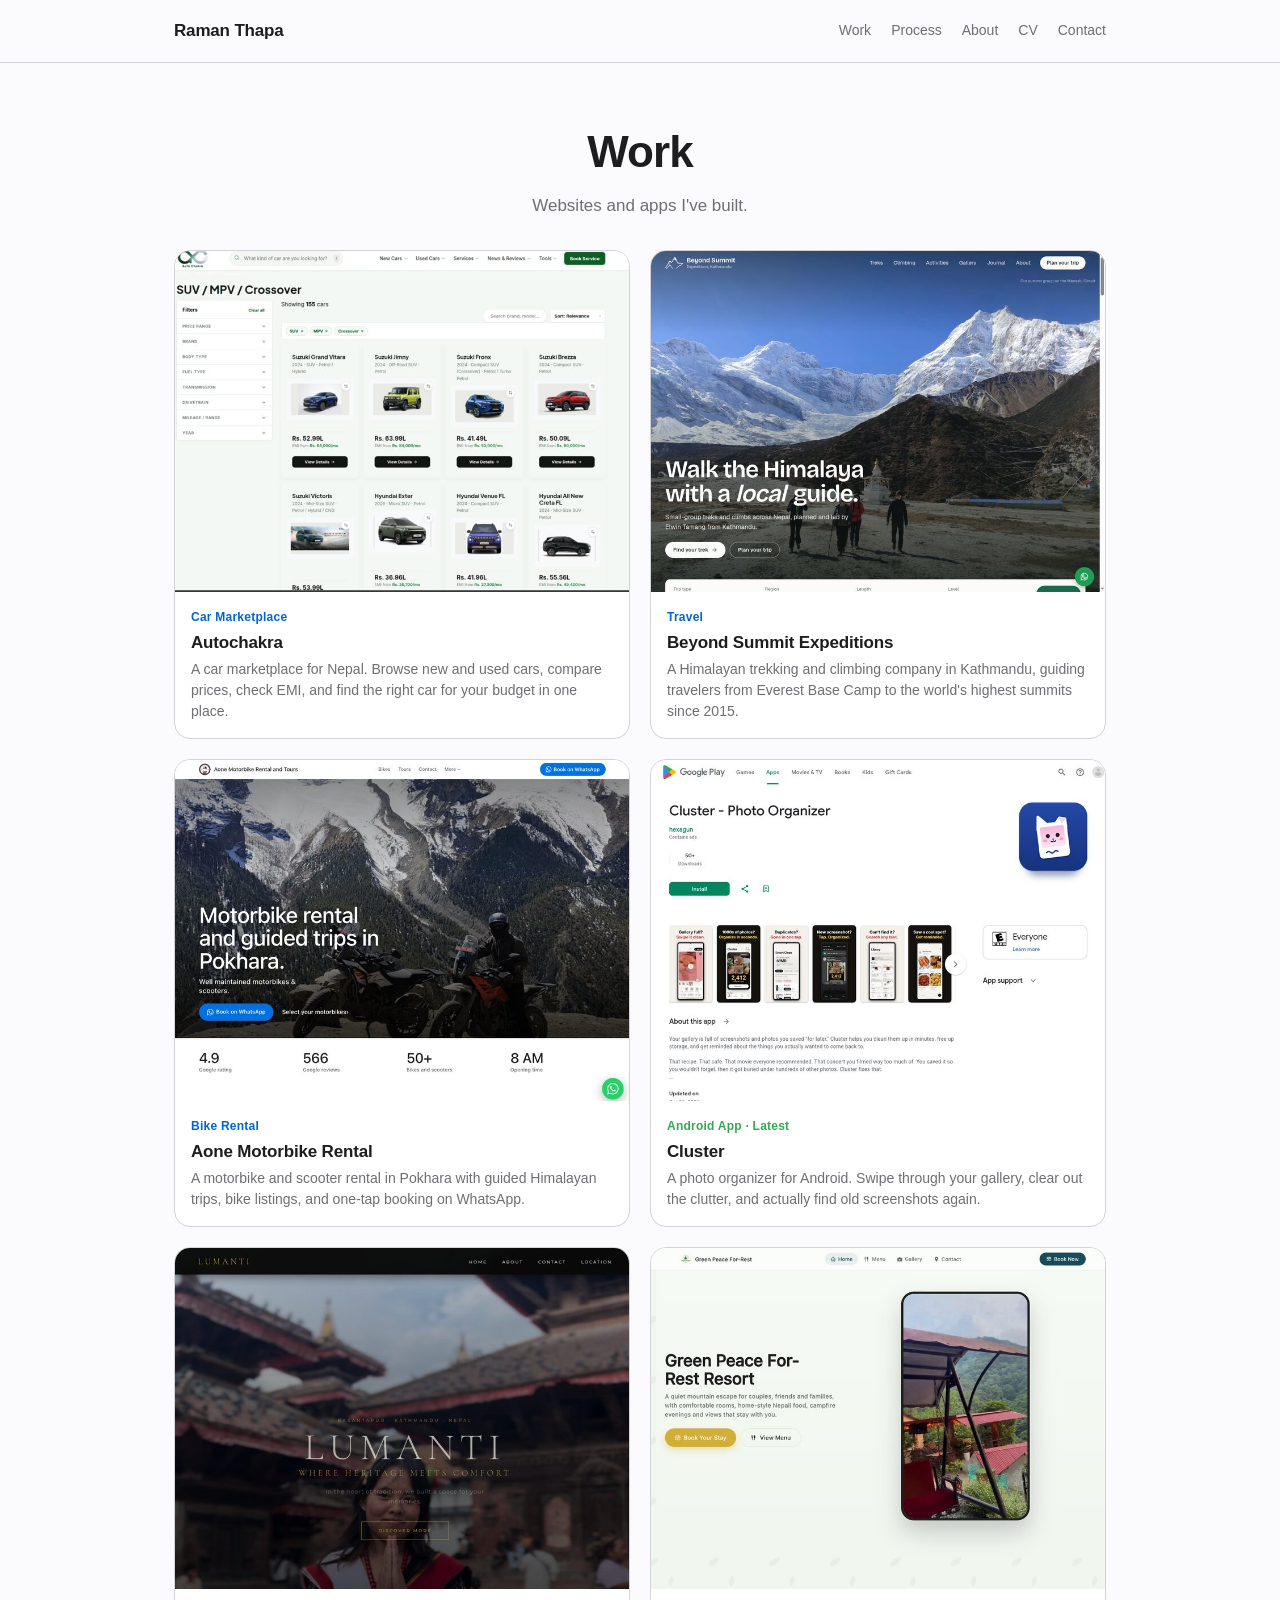
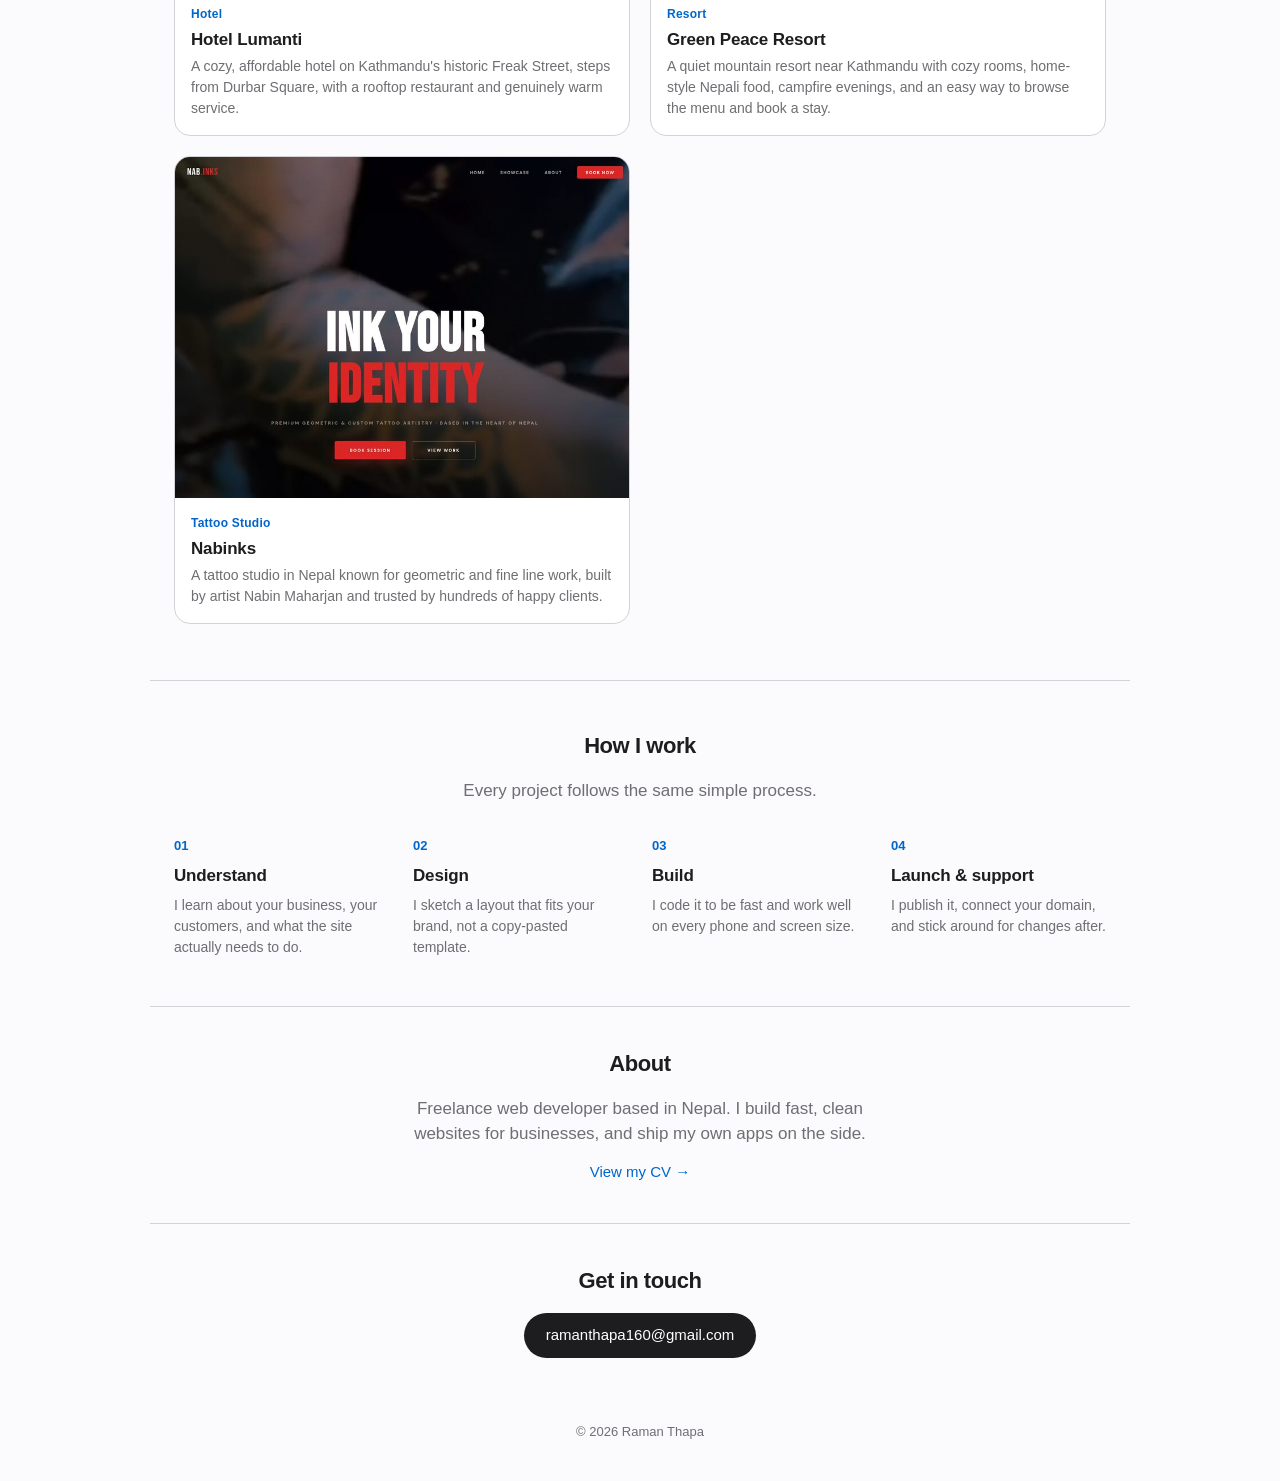
<file: index.html>
<!DOCTYPE html>
<html lang="en">
<head>
<meta charset="UTF-8">
<meta name="viewport" content="width=device-width, initial-scale=1.0">
<title>Raman Thapa · Web Developer</title>
<meta name="description" content="Raman Thapa, web developer and app builder based in Nepal.">
<link rel="stylesheet" href="style.css">
</head>
<body>

<header class="site-header">
  <div class="wrap header-inner">
    <a href="#top" class="logo">Raman Thapa</a>
    <nav class="nav">
      <a href="#work">Work</a>
      <a href="#process">Process</a>
      <a href="#about">About</a>
      <a href="/cv/">CV</a>
      <a href="#contact">Contact</a>
    </nav>
  </div>
</header>

<main id="top">

  <section id="work" class="work wrap">
    <h1>Work</h1>
    <p class="work-lede">Websites and apps I've built.</p>

    <ul class="work-grid">

      <li>
        <a class="work-card" href="https://autochakra.com.np" target="_blank" rel="noopener">
          <span class="work-thumb">
            <img src="images/autochakra.jpg" alt="Autochakra preview" loading="lazy" width="800" height="600">
          </span>
          <span class="work-card-body">
            <span class="work-tag">Car Marketplace</span>
            <span class="work-title">Autochakra</span>
            <span class="work-desc">A car marketplace for Nepal. Browse new and used cars, compare prices, check EMI, and find the right car for your budget in one place.</span>
          </span>
        </a>
      </li>

      <li>
        <a class="work-card" href="https://beyondexped.vercel.app" target="_blank" rel="noopener">
          <span class="work-thumb">
            <img src="images/beyondexped.jpg?v=2" alt="Beyond Summit Expeditions preview" loading="lazy" width="800" height="600">
          </span>
          <span class="work-card-body">
            <span class="work-tag">Travel</span>
            <span class="work-title">Beyond Summit Expeditions</span>
            <span class="work-desc">A Himalayan trekking and climbing company in Kathmandu, guiding travelers from Everest Base Camp to the world's highest summits since 2015.</span>
          </span>
        </a>
      </li>

      <li>
        <a class="work-card" href="https://aonerental.vercel.app" target="_blank" rel="noopener">
          <span class="work-thumb">
            <img src="images/aonerental.jpg" alt="Aone Motorbike Rental and Tours preview" loading="lazy" width="800" height="600">
          </span>
          <span class="work-card-body">
            <span class="work-tag">Bike Rental</span>
            <span class="work-title">Aone Motorbike Rental</span>
            <span class="work-desc">A motorbike and scooter rental in Pokhara with guided Himalayan trips, bike listings, and one-tap booking on WhatsApp.</span>
          </span>
        </a>
      </li>

      <li>
        <a class="work-card" href="https://play.google.com/store/apps/details?id=app.cluster&amp;hl=en_US" target="_blank" rel="noopener">
          <span class="work-thumb">
            <img src="images/cluster.jpg" alt="Cluster preview" loading="lazy" width="800" height="600">
          </span>
          <span class="work-card-body">
            <span class="work-tag featured">Android App · Latest</span>
            <span class="work-title">Cluster</span>
            <span class="work-desc">A photo organizer for Android. Swipe through your gallery, clear out the clutter, and actually find old screenshots again.</span>
          </span>
        </a>
      </li>

      <li>
        <a class="work-card" href="https://hotellumanti.com.np" target="_blank" rel="noopener">
          <span class="work-thumb">
            <img src="images/hotellumanti.jpg" alt="Hotel Lumanti preview" loading="lazy" width="800" height="600">
          </span>
          <span class="work-card-body">
            <span class="work-tag">Hotel</span>
            <span class="work-title">Hotel Lumanti</span>
            <span class="work-desc">A cozy, affordable hotel on Kathmandu's historic Freak Street, steps from Durbar Square, with a rooftop restaurant and genuinely warm service.</span>
          </span>
        </a>
      </li>

      <li>
        <a class="work-card" href="https://resortgreenpeace.com.np" target="_blank" rel="noopener">
          <span class="work-thumb">
            <img src="images/greenpeace.jpg?v=2" alt="Green Peace Resort preview" loading="lazy" width="800" height="600">
          </span>
          <span class="work-card-body">
            <span class="work-tag">Resort</span>
            <span class="work-title">Green Peace Resort</span>
            <span class="work-desc">A quiet mountain resort near Kathmandu with cozy rooms, home-style Nepali food, campfire evenings, and an easy way to browse the menu and book a stay.</span>
          </span>
        </a>
      </li>

      <li>
        <a class="work-card" href="https://nabinks.vercel.app" target="_blank" rel="noopener">
          <span class="work-thumb">
            <img src="images/nabinks.jpg" alt="Nabinks preview" loading="lazy" width="800" height="600">
          </span>
          <span class="work-card-body">
            <span class="work-tag">Tattoo Studio</span>
            <span class="work-title">Nabinks</span>
            <span class="work-desc">A tattoo studio in Nepal known for geometric and fine line work, built by artist Nabin Maharjan and trusted by hundreds of happy clients.</span>
          </span>
        </a>
      </li>

    </ul>
  </section>

  <section id="process" class="process wrap">
    <h2>How I work</h2>
    <p class="section-lede">Every project follows the same simple process.</p>

    <ol class="process-list">
      <li>
        <span class="process-num">01</span>
        <span class="process-title">Understand</span>
        <span class="process-desc">I learn about your business, your customers, and what the site actually needs to do.</span>
      </li>
      <li>
        <span class="process-num">02</span>
        <span class="process-title">Design</span>
        <span class="process-desc">I sketch a layout that fits your brand, not a copy-pasted template.</span>
      </li>
      <li>
        <span class="process-num">03</span>
        <span class="process-title">Build</span>
        <span class="process-desc">I code it to be fast and work well on every phone and screen size.</span>
      </li>
      <li>
        <span class="process-num">04</span>
        <span class="process-title">Launch &amp; support</span>
        <span class="process-desc">I publish it, connect your domain, and stick around for changes after.</span>
      </li>
    </ol>
  </section>

  <section id="about" class="about wrap">
    <h2>About</h2>
    <p>
      Freelance web developer based in Nepal. I build fast, clean websites
      for businesses, and ship my own apps on the side.
    </p>
    <p class="about-cv"><a href="/cv/">View my CV →</a></p>
  </section>

  <section id="contact" class="contact wrap">
    <h2>Get in touch</h2>
    <a class="btn" href="mailto:ramanthapa160@gmail.com">ramanthapa160@gmail.com</a>
  </section>

</main>

<footer class="site-footer wrap">
  <p>© 2026 Raman Thapa</p>
</footer>

</body>
</html>
</file>
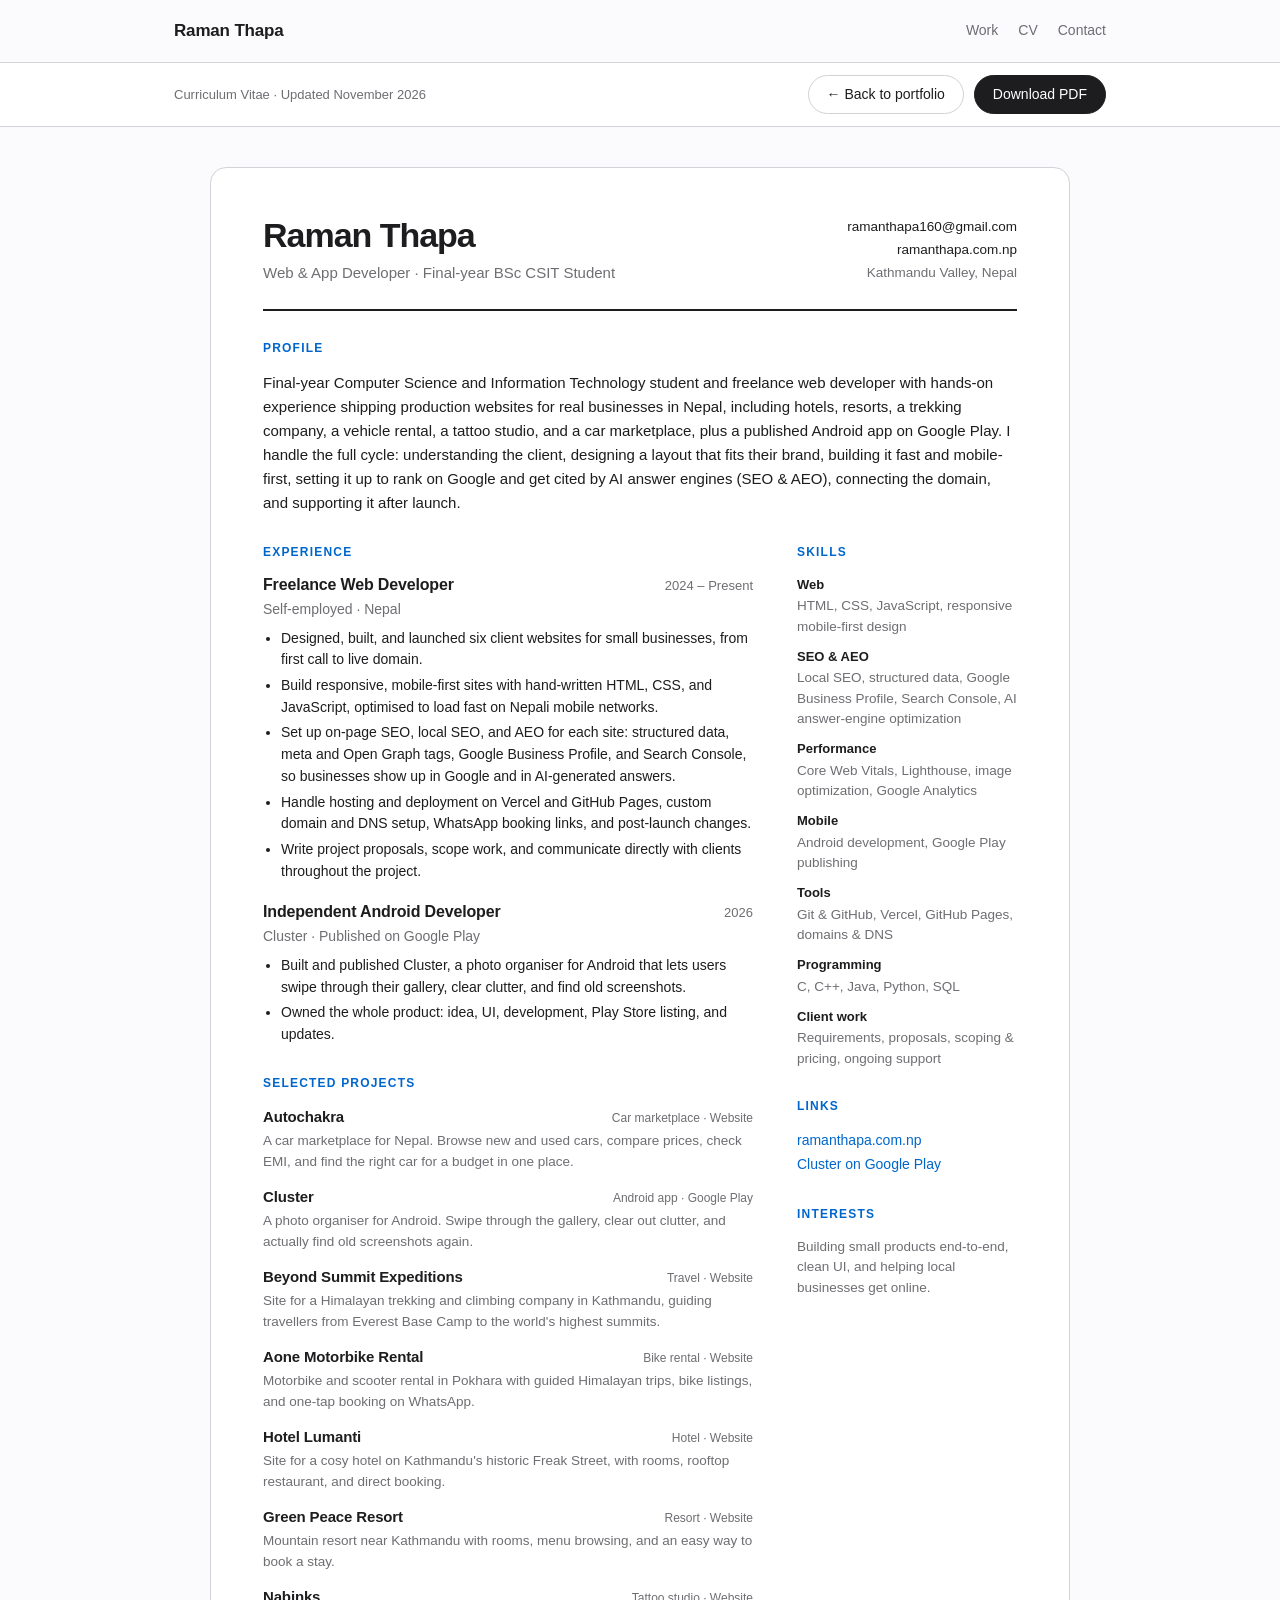
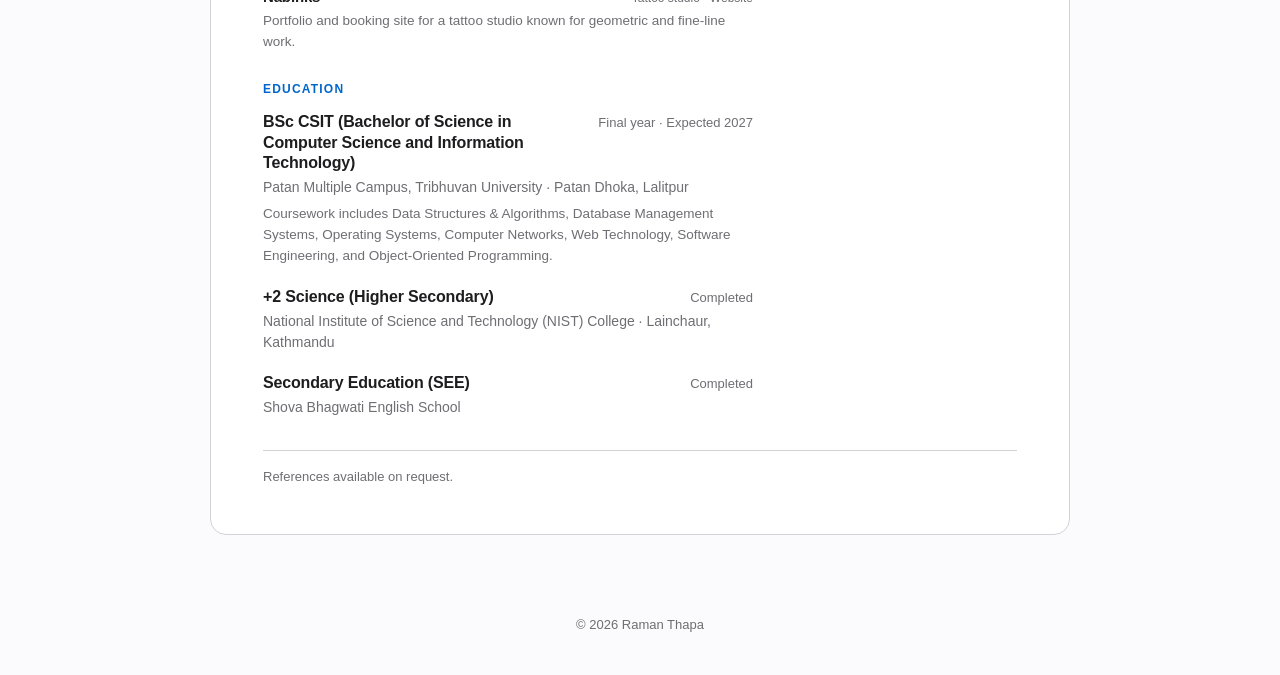
<file: cv/index.html>
<!DOCTYPE html>
<html lang="en">
<head>
<meta charset="UTF-8">
<meta name="viewport" content="width=device-width, initial-scale=1.0">
<title>CV · Raman Thapa · Web &amp; App Developer</title>
<meta name="description" content="Curriculum vitae of Raman Thapa, web and app developer and final-year BSc CSIT student at Patan Multiple Campus, Nepal.">
<link rel="stylesheet" href="/style.css">
<link rel="stylesheet" href="/cv.css">
</head>
<body class="cv-page">

<header class="site-header no-print">
  <div class="wrap header-inner">
    <a href="/" class="logo">Raman Thapa</a>
    <nav class="nav">
      <a href="/#work">Work</a>
      <a href="/cv/" aria-current="page">CV</a>
      <a href="mailto:ramanthapa160@gmail.com">Contact</a>
    </nav>
  </div>
</header>

<div class="cv-toolbar no-print">
  <div class="wrap cv-toolbar-inner">
    <p class="cv-toolbar-note">Curriculum Vitae · Updated November 2026</p>
    <div class="cv-toolbar-actions">
      <a class="btn btn-ghost" href="/">← Back to portfolio</a>
      <button class="btn" type="button" onclick="window.print()">Download PDF</button>
    </div>
  </div>
</div>

<main class="cv-wrap">
  <article class="cv-sheet">

    <header class="cv-head">
      <div class="cv-head-main">
        <h1 class="cv-name">Raman Thapa</h1>
        <p class="cv-role">Web &amp; App Developer · Final-year BSc CSIT Student</p>
      </div>
      <ul class="cv-contact">
        <li><a href="mailto:ramanthapa160@gmail.com">ramanthapa160@gmail.com</a></li>
        <li><a href="https://ramanthapa.com.np" target="_blank" rel="noopener">ramanthapa.com.np</a></li>
        <li>Kathmandu Valley, Nepal</li>
      </ul>
    </header>

    <section class="cv-section cv-summary">
      <h2>Profile</h2>
      <p>
        Final-year Computer Science and Information Technology student and freelance web developer
        with hands-on experience shipping production websites for real businesses in Nepal, including
        hotels, resorts, a trekking company, a vehicle rental, a tattoo studio, and a car marketplace,
        plus a published Android app on Google Play. I handle the full cycle: understanding the client,
        designing a layout that fits their brand, building it fast and mobile-first, setting it up to
        rank on Google and get cited by AI answer engines (SEO &amp; AEO), connecting the domain, and
        supporting it after launch.
      </p>
    </section>

    <div class="cv-columns">

      <div class="cv-main">

        <section class="cv-section">
          <h2>Experience</h2>

          <article class="cv-item">
            <div class="cv-item-head">
              <h3>Freelance Web Developer</h3>
              <span class="cv-when">2024 – Present</span>
            </div>
            <p class="cv-where">Self-employed · Nepal</p>
            <ul class="cv-bullets">
              <li>Designed, built, and launched six client websites for small businesses, from first call to live domain.</li>
              <li>Build responsive, mobile-first sites with hand-written HTML, CSS, and JavaScript, optimised to load fast on Nepali mobile networks.</li>
              <li>Set up on-page SEO, local SEO, and AEO for each site: structured data, meta and Open Graph tags, Google Business Profile, and Search Console, so businesses show up in Google and in AI-generated answers.</li>
              <li>Handle hosting and deployment on Vercel and GitHub Pages, custom domain and DNS setup, WhatsApp booking links, and post-launch changes.</li>
              <li>Write project proposals, scope work, and communicate directly with clients throughout the project.</li>
            </ul>
          </article>

          <article class="cv-item">
            <div class="cv-item-head">
              <h3>Independent Android Developer</h3>
              <span class="cv-when">2026</span>
            </div>
            <p class="cv-where">Cluster · Published on Google Play</p>
            <ul class="cv-bullets">
              <li>Built and published Cluster, a photo organiser for Android that lets users swipe through their gallery, clear clutter, and find old screenshots.</li>
              <li>Owned the whole product: idea, UI, development, Play Store listing, and updates.</li>
            </ul>
          </article>
        </section>

        <section class="cv-section">
          <h2>Selected Projects</h2>

          <ul class="cv-projects">
            <li>
              <div class="cv-project-head">
                <h3><a href="https://autochakra.com.np" target="_blank" rel="noopener">Autochakra</a></h3>
                <span class="cv-tag">Car marketplace · Website</span>
              </div>
              <p>A car marketplace for Nepal. Browse new and used cars, compare prices, check EMI, and find the right car for a budget in one place.</p>
            </li>
            <li>
              <div class="cv-project-head">
                <h3><a href="https://play.google.com/store/apps/details?id=app.cluster" target="_blank" rel="noopener">Cluster</a></h3>
                <span class="cv-tag">Android app · Google Play</span>
              </div>
              <p>A photo organiser for Android. Swipe through the gallery, clear out clutter, and actually find old screenshots again.</p>
            </li>
            <li>
              <div class="cv-project-head">
                <h3><a href="https://beyondexped.vercel.app" target="_blank" rel="noopener">Beyond Summit Expeditions</a></h3>
                <span class="cv-tag">Travel · Website</span>
              </div>
              <p>Site for a Himalayan trekking and climbing company in Kathmandu, guiding travellers from Everest Base Camp to the world's highest summits.</p>
            </li>
            <li>
              <div class="cv-project-head">
                <h3><a href="https://aonerental.vercel.app" target="_blank" rel="noopener">Aone Motorbike Rental</a></h3>
                <span class="cv-tag">Bike rental · Website</span>
              </div>
              <p>Motorbike and scooter rental in Pokhara with guided Himalayan trips, bike listings, and one-tap booking on WhatsApp.</p>
            </li>
            <li>
              <div class="cv-project-head">
                <h3><a href="https://hotellumanti.com.np" target="_blank" rel="noopener">Hotel Lumanti</a></h3>
                <span class="cv-tag">Hotel · Website</span>
              </div>
              <p>Site for a cosy hotel on Kathmandu's historic Freak Street, with rooms, rooftop restaurant, and direct booking.</p>
            </li>
            <li>
              <div class="cv-project-head">
                <h3><a href="https://resortgreenpeace.com.np" target="_blank" rel="noopener">Green Peace Resort</a></h3>
                <span class="cv-tag">Resort · Website</span>
              </div>
              <p>Mountain resort near Kathmandu with rooms, menu browsing, and an easy way to book a stay.</p>
            </li>
            <li>
              <div class="cv-project-head">
                <h3><a href="https://nabinks.vercel.app" target="_blank" rel="noopener">Nabinks</a></h3>
                <span class="cv-tag">Tattoo studio · Website</span>
              </div>
              <p>Portfolio and booking site for a tattoo studio known for geometric and fine-line work.</p>
            </li>
          </ul>
        </section>

        <section class="cv-section">
          <h2>Education</h2>

          <article class="cv-item">
            <div class="cv-item-head">
              <h3>BSc CSIT (Bachelor of Science in Computer Science and Information Technology)</h3>
              <span class="cv-when">Final year · Expected 2027</span>
            </div>
            <p class="cv-where">Patan Multiple Campus, Tribhuvan University · Patan Dhoka, Lalitpur</p>
            <p class="cv-note">Coursework includes Data Structures &amp; Algorithms, Database Management Systems, Operating Systems, Computer Networks, Web Technology, Software Engineering, and Object-Oriented Programming.</p>
          </article>

          <article class="cv-item">
            <div class="cv-item-head">
              <h3>+2 Science (Higher Secondary)</h3>
              <span class="cv-when">Completed</span>
            </div>
            <p class="cv-where">National Institute of Science and Technology (NIST) College · Lainchaur, Kathmandu</p>
          </article>

          <article class="cv-item">
            <div class="cv-item-head">
              <h3>Secondary Education (SEE)</h3>
              <span class="cv-when">Completed</span>
            </div>
            <p class="cv-where">Shova Bhagwati English School</p>
          </article>
        </section>

      </div>

      <aside class="cv-side">

        <section class="cv-section">
          <h2>Skills</h2>

          <dl class="cv-skills">
            <dt>Web</dt>
            <dd>HTML, CSS, JavaScript, responsive mobile-first design</dd>

            <dt>SEO &amp; AEO</dt>
            <dd>Local SEO, structured data, Google Business Profile, Search Console, AI answer-engine optimization</dd>

            <dt>Performance</dt>
            <dd>Core Web Vitals, Lighthouse, image optimization, Google Analytics</dd>

            <dt>Mobile</dt>
            <dd>Android development, Google Play publishing</dd>

            <dt>Tools</dt>
            <dd>Git &amp; GitHub, Vercel, GitHub Pages, domains &amp; DNS</dd>

            <dt>Programming</dt>
            <dd>C, C++, Java, Python, SQL</dd>

            <dt>Client work</dt>
            <dd>Requirements, proposals, scoping &amp; pricing, ongoing support</dd>
          </dl>
        </section>

        <section class="cv-section">
          <h2>Links</h2>
          <ul class="cv-plain">
            <li><a href="https://ramanthapa.com.np" target="_blank" rel="noopener">ramanthapa.com.np</a></li>
            <li><a href="https://play.google.com/store/apps/details?id=app.cluster" target="_blank" rel="noopener">Cluster on Google Play</a></li>
          </ul>
        </section>

        <section class="cv-section">
          <h2>Interests</h2>
          <p class="cv-note">Building small products end-to-end, clean UI, and helping local businesses get online.</p>
        </section>

      </aside>

    </div>

    <footer class="cv-foot">
      <p>References available on request.</p>
    </footer>

  </article>
</main>

<footer class="site-footer wrap no-print">
  <p>© 2026 Raman Thapa</p>
</footer>

</body>
</html>
</file>
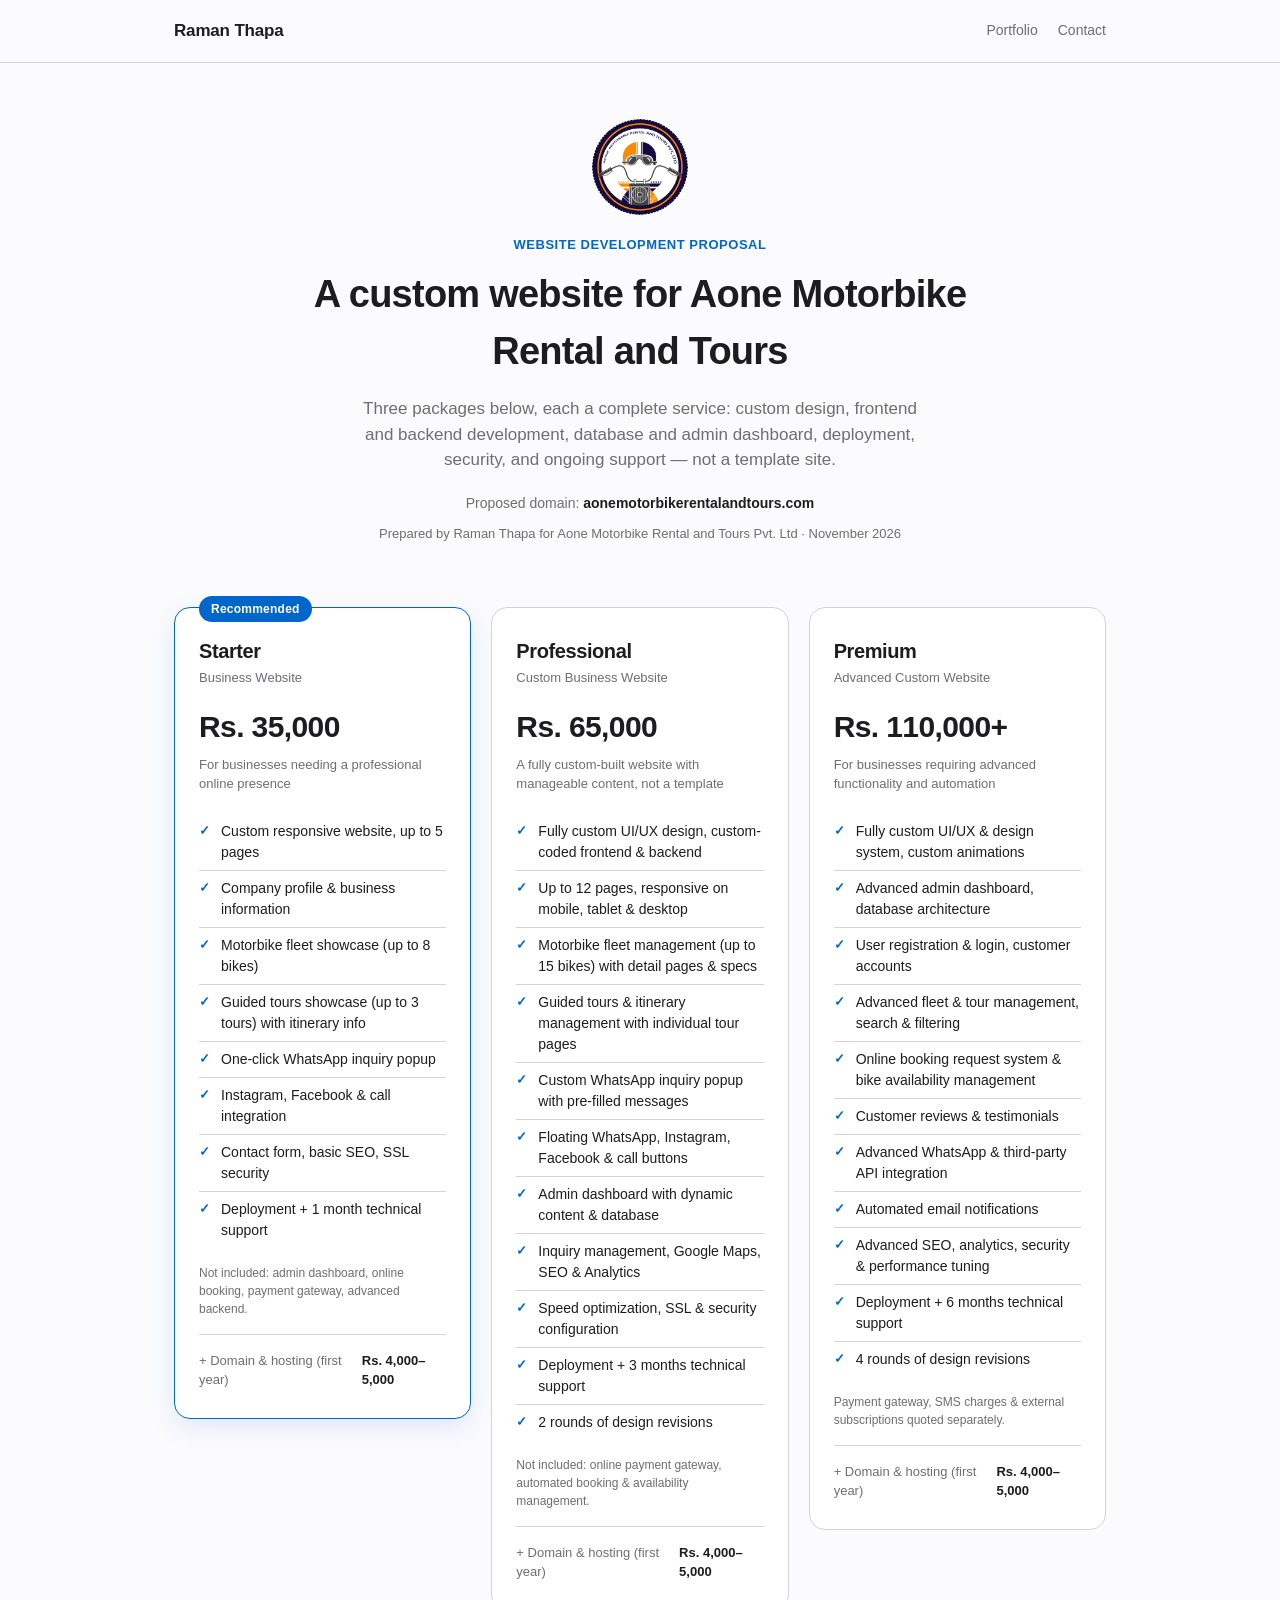
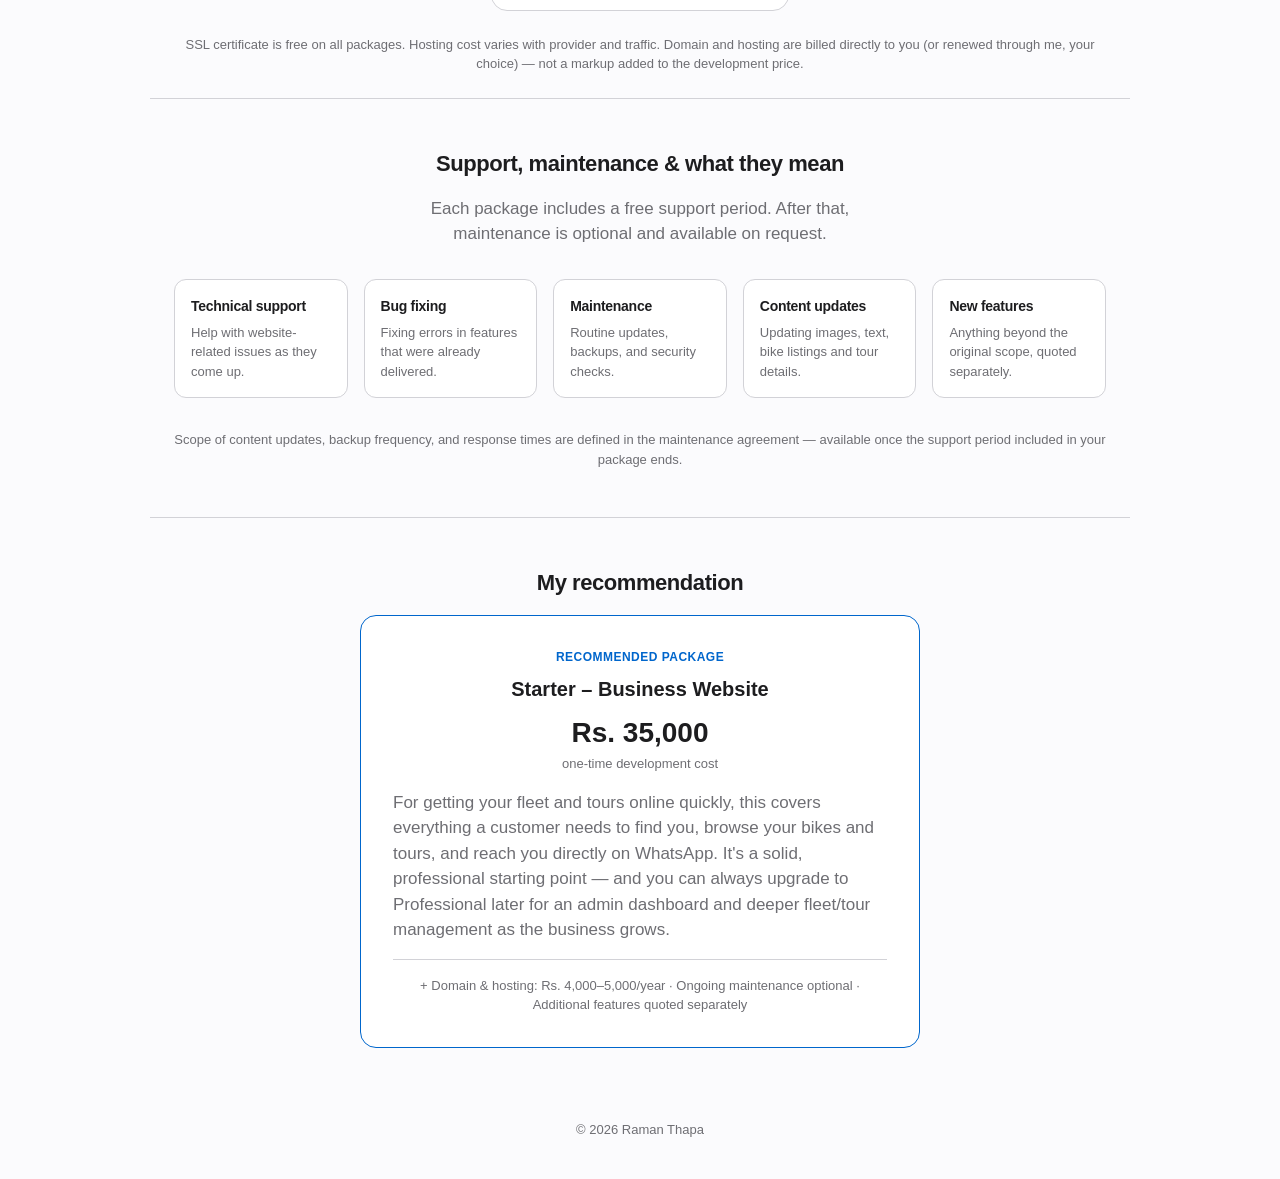
<file: proposal-motorbike/index.html>
<!DOCTYPE html>
<html lang="en">
<head>
<meta charset="UTF-8">
<meta name="viewport" content="width=device-width, initial-scale=1.0">
<title>Website Proposal · Aone Motorbike Rental and Tours · Raman Thapa</title>
<meta name="description" content="Website development proposal for Aone Motorbike Rental and Tours Pvt. Ltd, prepared by Raman Thapa.">
<link rel="stylesheet" href="/style.css">
<link rel="stylesheet" href="/proposal.css">
</head>
<body>

<header class="site-header">
  <div class="wrap header-inner">
    <a href="/" class="logo">Raman Thapa</a>
    <nav class="nav">
      <a href="/">Portfolio</a>
      <a href="mailto:ramanthapa160@gmail.com">Contact</a>
    </nav>
  </div>
</header>

<main id="top">

  <section class="proposal-hero wrap">
    <img class="proposal-logo" src="/images/aone-logo.jpg" alt="Aone Motorbike Rental and Tours Pvt. Ltd logo" width="120" height="120">
    <p class="proposal-kicker">Website Development Proposal</p>
    <h1>A custom website for Aone Motorbike Rental and Tours</h1>
    <p class="proposal-lede">
      Three packages below, each a complete service: custom design, frontend and
      backend development, database and admin dashboard, deployment, security, and
      ongoing support — not a template site.
    </p>
    <p class="proposal-domain">Proposed domain: <strong>aonemotorbikerentalandtours.com</strong></p>
    <p class="proposal-meta">Prepared by Raman Thapa for Aone Motorbike Rental and Tours Pvt. Ltd · November 2026</p>
  </section>

  <section class="pricing wrap">

    <div class="pricing-grid">

      <article class="price-card featured">
        <div class="price-ribbon">Recommended</div>
        <div class="price-card-head">
          <h2>Starter</h2>
          <p class="price-card-sub">Business Website</p>
        </div>
        <p class="price-value">Rs. 35,000</p>
        <p class="price-note-top">For businesses needing a professional online presence</p>
        <ul class="price-features">
          <li>Custom responsive website, up to 5 pages</li>
          <li>Company profile &amp; business information</li>
          <li>Motorbike fleet showcase (up to 8 bikes)</li>
          <li>Guided tours showcase (up to 3 tours) with itinerary info</li>
          <li>One-click WhatsApp inquiry popup</li>
          <li>Instagram, Facebook &amp; call integration</li>
          <li>Contact form, basic SEO, SSL security</li>
          <li>Deployment + 1 month technical support</li>
        </ul>
        <p class="price-not-included">Not included: admin dashboard, online booking, payment gateway, advanced backend.</p>
        <div class="price-infra">
          <span>+ Domain &amp; hosting (first year)</span>
          <strong>Rs. 4,000–5,000</strong>
        </div>
      </article>

      <article class="price-card">
        <div class="price-card-head">
          <h2>Professional</h2>
          <p class="price-card-sub">Custom Business Website</p>
        </div>
        <p class="price-value">Rs. 65,000</p>
        <p class="price-note-top">A fully custom-built website with manageable content, not a template</p>
        <ul class="price-features">
          <li>Fully custom UI/UX design, custom-coded frontend &amp; backend</li>
          <li>Up to 12 pages, responsive on mobile, tablet &amp; desktop</li>
          <li>Motorbike fleet management (up to 15 bikes) with detail pages &amp; specs</li>
          <li>Guided tours &amp; itinerary management with individual tour pages</li>
          <li>Custom WhatsApp inquiry popup with pre-filled messages</li>
          <li>Floating WhatsApp, Instagram, Facebook &amp; call buttons</li>
          <li>Admin dashboard with dynamic content &amp; database</li>
          <li>Inquiry management, Google Maps, SEO &amp; Analytics</li>
          <li>Speed optimization, SSL &amp; security configuration</li>
          <li>Deployment + 3 months technical support</li>
          <li>2 rounds of design revisions</li>
        </ul>
        <p class="price-not-included">Not included: online payment gateway, automated booking &amp; availability management.</p>
        <div class="price-infra">
          <span>+ Domain &amp; hosting (first year)</span>
          <strong>Rs. 4,000–5,000</strong>
        </div>
      </article>

      <article class="price-card">
        <div class="price-card-head">
          <h2>Premium</h2>
          <p class="price-card-sub">Advanced Custom Website</p>
        </div>
        <p class="price-value">Rs. 110,000+</p>
        <p class="price-note-top">For businesses requiring advanced functionality and automation</p>
        <ul class="price-features">
          <li>Fully custom UI/UX &amp; design system, custom animations</li>
          <li>Advanced admin dashboard, database architecture</li>
          <li>User registration &amp; login, customer accounts</li>
          <li>Advanced fleet &amp; tour management, search &amp; filtering</li>
          <li>Online booking request system &amp; bike availability management</li>
          <li>Customer reviews &amp; testimonials</li>
          <li>Advanced WhatsApp &amp; third-party API integration</li>
          <li>Automated email notifications</li>
          <li>Advanced SEO, analytics, security &amp; performance tuning</li>
          <li>Deployment + 6 months technical support</li>
          <li>4 rounds of design revisions</li>
        </ul>
        <p class="price-not-included">Payment gateway, SMS charges &amp; external subscriptions quoted separately.</p>
        <div class="price-infra">
          <span>+ Domain &amp; hosting (first year)</span>
          <strong>Rs. 4,000–5,000</strong>
        </div>
      </article>

    </div>

    <p class="pricing-footnote">
      SSL certificate is free on all packages. Hosting cost varies with provider and traffic.
      Domain and hosting are billed directly to you (or renewed through me, your choice) —
      not a markup added to the development price.
    </p>
  </section>

  <section class="support wrap">
    <h2>Support, maintenance &amp; what they mean</h2>
    <p class="section-lede">Each package includes a free support period. After that, maintenance is optional and available on request.</p>

    <div class="support-grid">
      <div class="support-card">
        <h3>Technical support</h3>
        <p>Help with website-related issues as they come up.</p>
      </div>
      <div class="support-card">
        <h3>Bug fixing</h3>
        <p>Fixing errors in features that were already delivered.</p>
      </div>
      <div class="support-card">
        <h3>Maintenance</h3>
        <p>Routine updates, backups, and security checks.</p>
      </div>
      <div class="support-card">
        <h3>Content updates</h3>
        <p>Updating images, text, bike listings and tour details.</p>
      </div>
      <div class="support-card">
        <h3>New features</h3>
        <p>Anything beyond the original scope, quoted separately.</p>
      </div>
    </div>

    <p class="pricing-footnote">Scope of content updates, backup frequency, and response times are defined in the maintenance agreement — available once the support period included in your package ends.</p>
  </section>

  <section class="recommendation wrap">
    <h2>My recommendation</h2>
    <div class="recommend-card">
      <p class="recommend-tag">Recommended package</p>
      <p class="recommend-title">Starter – Business Website</p>
      <p class="recommend-price">Rs. 35,000 <span>one-time development cost</span></p>
      <p class="recommend-why">
        For getting your fleet and tours online quickly, this covers everything a
        customer needs to find you, browse your bikes and tours, and reach you
        directly on WhatsApp. It's a solid, professional starting point — and you
        can always upgrade to Professional later for an admin dashboard and deeper
        fleet/tour management as the business grows.
      </p>
      <p class="recommend-infra">+ Domain &amp; hosting: Rs. 4,000–5,000/year · Ongoing maintenance optional · Additional features quoted separately</p>
    </div>
  </section>

</main>

<footer class="site-footer wrap">
  <p>© 2026 Raman Thapa</p>
</footer>

</body>
</html>
</file>
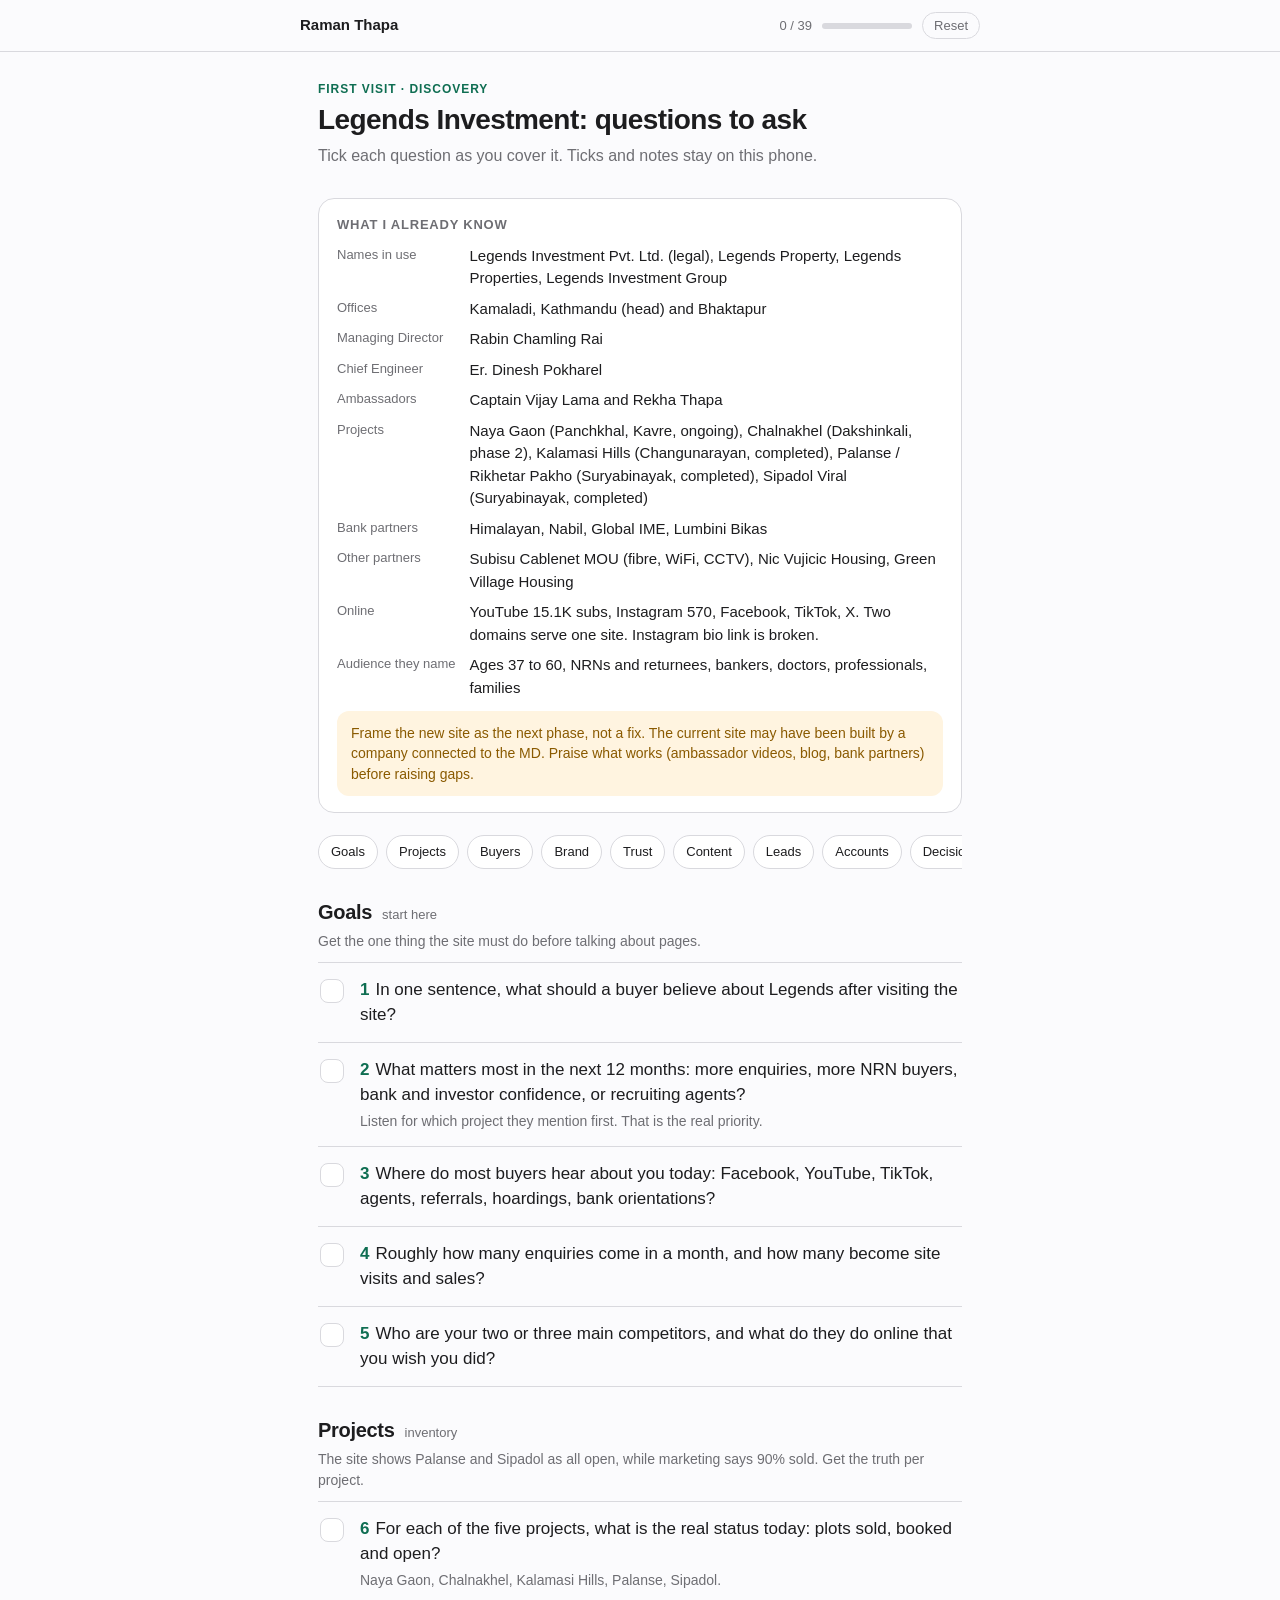
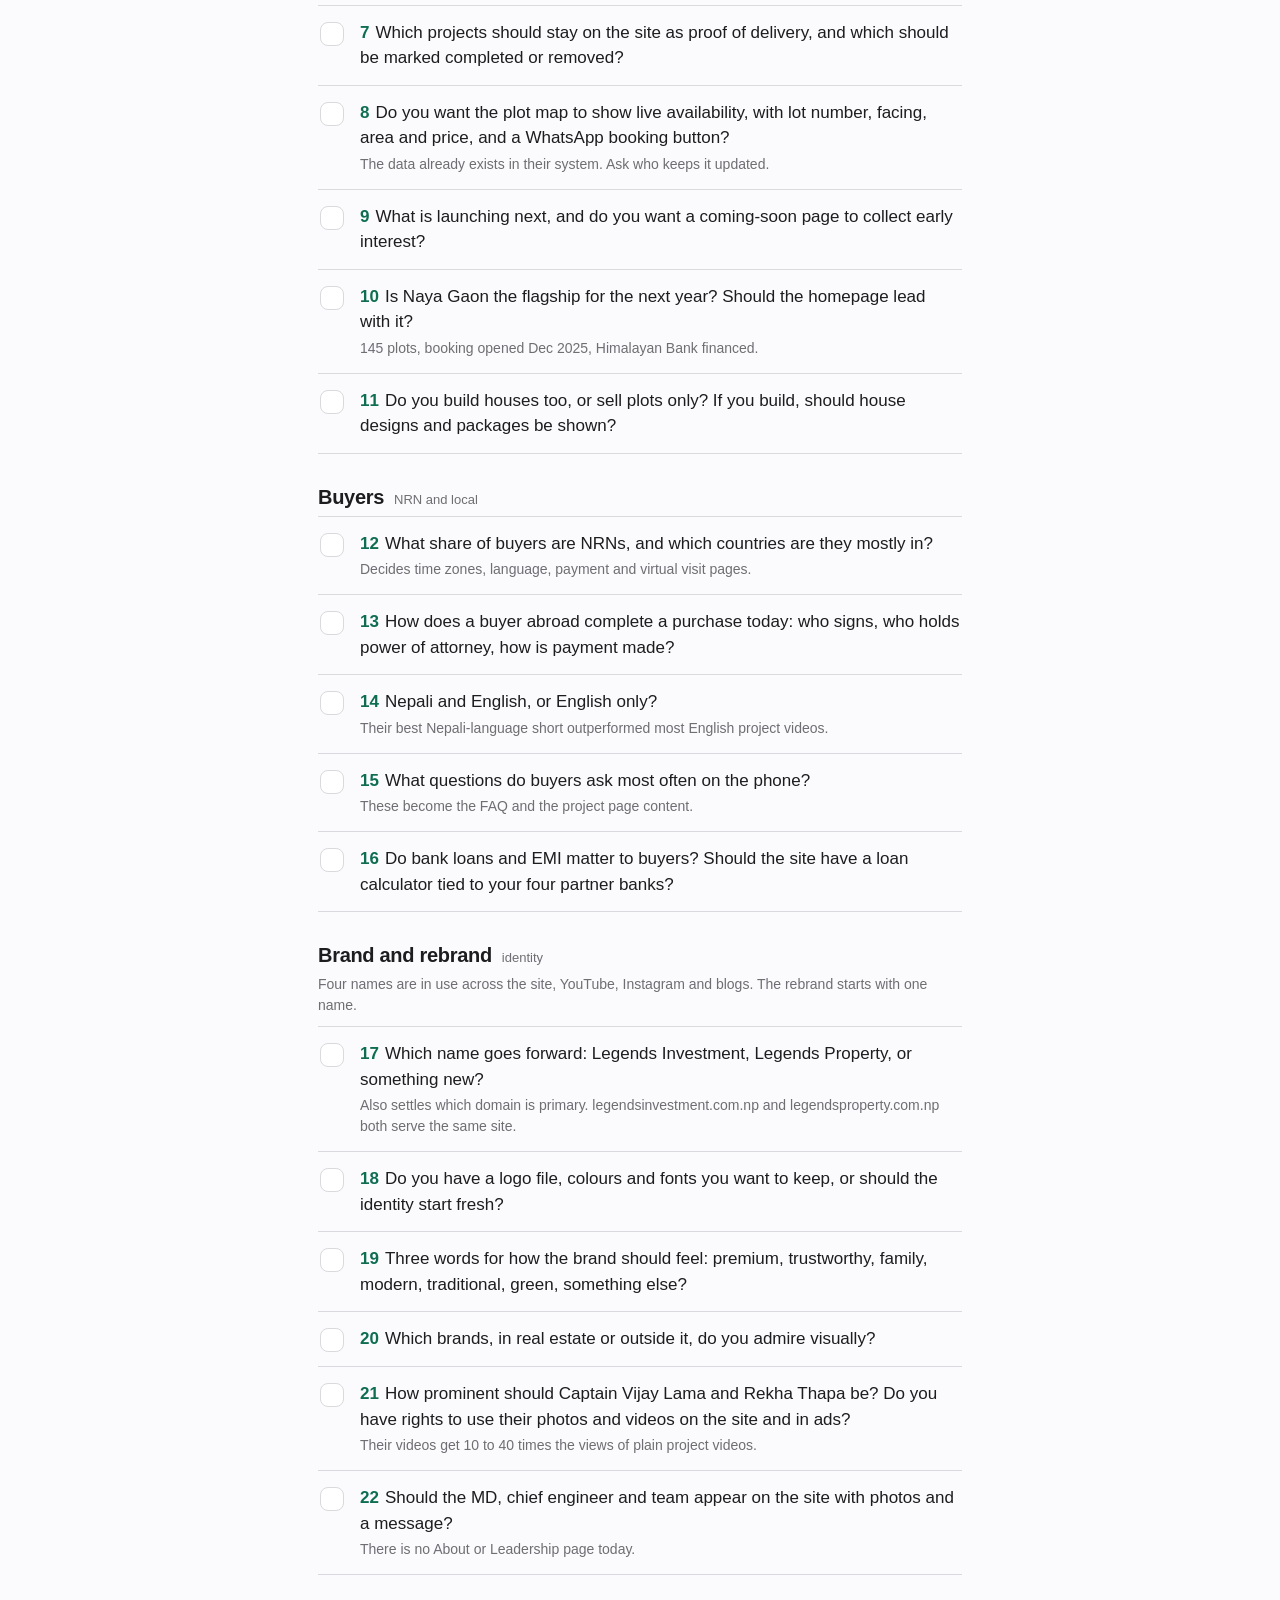
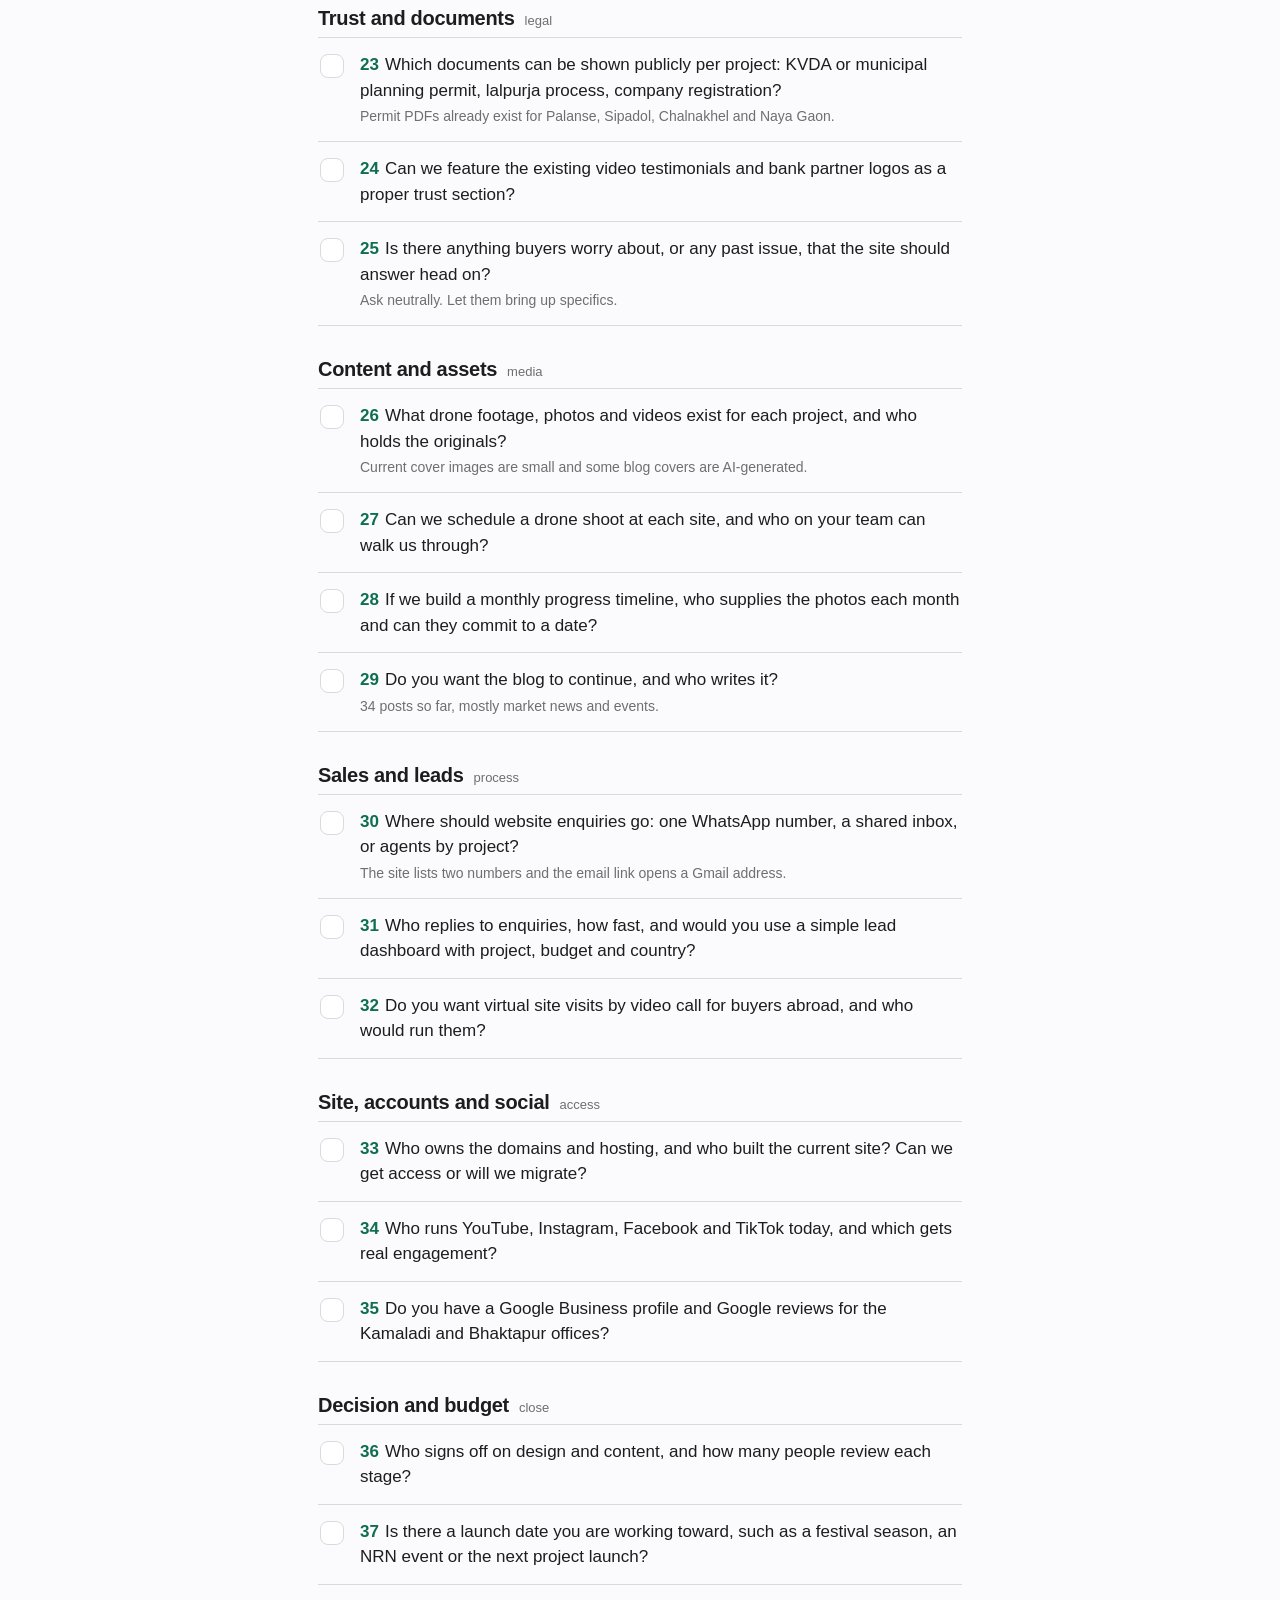
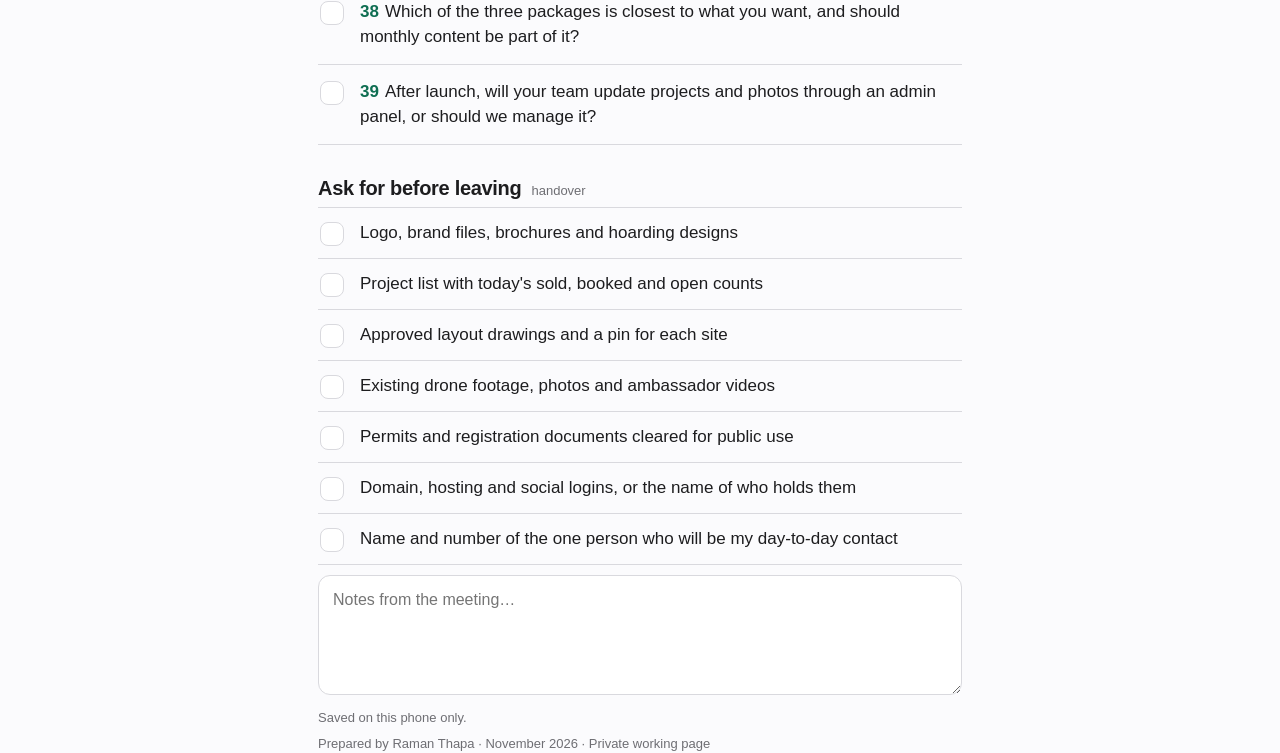
<file: questions/index.html>
<!DOCTYPE html>
<html lang="en">
<head>
<meta charset="UTF-8">
<meta name="viewport" content="width=device-width, initial-scale=1.0">
<title>Discovery Questions · Legends Investment</title>
<meta name="description" content="First-visit discovery questions for the Legends Investment website and rebrand.">
<meta name="robots" content="noindex, nofollow">
<meta name="theme-color" content="#fbfbfd" media="(prefers-color-scheme: light)">
<meta name="theme-color" content="#0d0e10" media="(prefers-color-scheme: dark)">
<style>
:root {
  --bg: #fbfbfd;
  --surface: #ffffff;
  --ink: #1d1d1f;
  --ink-soft: #6e6e73;
  --line: #d9d9de;
  --accent: #0f6e52;
  --accent-ink: #ffffff;
  --accent-soft: #e5f2ec;
  --warn-soft: #fff4e0;
  --warn-ink: #8a5a00;
  --done: #9a9aa0;
  color-scheme: light dark;
}
@media (prefers-color-scheme: dark) {
  :root {
    --bg: #0d0e10;
    --surface: #1b1c1f;
    --ink: #f5f5f7;
    --ink-soft: #a1a1a6;
    --line: #2e2f33;
    --accent: #3fbf8f;
    --accent-ink: #06231a;
    --accent-soft: #12271f;
    --warn-soft: #2a2110;
    --warn-ink: #f0c27a;
    --done: #6a6a70;
  }
}
* { box-sizing: border-box; }
html { -webkit-text-size-adjust: 100%; scroll-behavior: smooth; scroll-padding-top: 64px; }
body {
  margin: 0;
  background: var(--bg);
  color: var(--ink);
  font-family: -apple-system, BlinkMacSystemFont, "SF Pro Text", "Helvetica Neue", "Segoe UI", Roboto, sans-serif;
  font-size: 17px;
  line-height: 1.5;
  -webkit-font-smoothing: antialiased;
}
a { color: var(--accent); text-decoration: none; }
.wrap { max-width: 680px; margin: 0 auto; padding: 0 18px; }

/* Sticky top bar */
.top {
  position: sticky; top: 0; z-index: 10;
  background: color-mix(in srgb, var(--bg) 85%, transparent);
  backdrop-filter: saturate(180%) blur(14px);
  -webkit-backdrop-filter: saturate(180%) blur(14px);
  border-bottom: 1px solid var(--line);
}
.top-inner {
  display: flex; align-items: center; justify-content: space-between;
  padding: 12px 0; gap: 12px;
}
.brand { font-weight: 600; color: var(--ink); font-size: 15px; }
.progress { display: flex; align-items: center; gap: 10px; font-size: 13px; color: var(--ink-soft); }
.bar { width: 90px; height: 6px; border-radius: 99px; background: var(--line); overflow: hidden; }
.bar i { display: block; height: 100%; width: 0; background: var(--accent); transition: width .3s ease; }
.reset { font-size: 13px; color: var(--ink-soft); background: none; border: 1px solid var(--line); border-radius: 99px; padding: 5px 11px; font-family: inherit; cursor: pointer; }

/* Hero */
.hero { padding: 28px 0 10px; }
.kicker { margin: 0 0 6px; font-size: 12px; letter-spacing: .08em; text-transform: uppercase; color: var(--accent); font-weight: 600; }
h1 { margin: 0 0 8px; font-size: 28px; line-height: 1.15; letter-spacing: -0.02em; font-weight: 700; }
.lede { margin: 0; color: var(--ink-soft); font-size: 16px; }

/* Facts */
.facts {
  margin: 20px 0 8px; padding: 16px 18px;
  background: var(--surface); border: 1px solid var(--line); border-radius: 16px;
}
.facts h2 { margin: 0 0 10px; font-size: 13px; letter-spacing: .06em; text-transform: uppercase; color: var(--ink-soft); font-weight: 600; }
.facts dl { margin: 0; display: grid; grid-template-columns: 1fr; gap: 8px 14px; font-size: 15px; }
.facts dt { color: var(--ink-soft); font-size: 13px; }
.facts dd { margin: 0 0 4px; }
@media (min-width: 520px) { .facts dl { grid-template-columns: auto 1fr; } .facts dd { margin: 0; } }
.note {
  margin: 12px 0 0; padding: 12px 14px; border-radius: 12px;
  background: var(--warn-soft); color: var(--warn-ink); font-size: 14px; line-height: 1.45;
}

/* Jump nav */
.jump { display: flex; gap: 8px; overflow-x: auto; padding: 14px 0 6px; scrollbar-width: none; }
.jump::-webkit-scrollbar { display: none; }
.jump a {
  flex: 0 0 auto; font-size: 13px; padding: 6px 12px; border-radius: 99px;
  border: 1px solid var(--line); color: var(--ink); background: var(--surface); white-space: nowrap;
}

/* Sections */
section.group { padding: 22px 0 6px; }
.group-head { display: flex; align-items: baseline; gap: 10px; margin-bottom: 4px; }
.group-head h2 { margin: 0; font-size: 20px; letter-spacing: -0.015em; font-weight: 700; }
.group-head span { font-size: 13px; color: var(--ink-soft); }
.why { margin: 0 0 10px; font-size: 14px; color: var(--ink-soft); }

ol.q { list-style: none; margin: 0; padding: 0; }
ol.q li { border-top: 1px solid var(--line); }
ol.q li:last-child { border-bottom: 1px solid var(--line); }
ol.q label {
  display: grid; grid-template-columns: 30px 1fr; gap: 10px;
  padding: 14px 2px; cursor: pointer; -webkit-tap-highlight-color: transparent;
}
ol.q input {
  appearance: none; -webkit-appearance: none;
  width: 24px; height: 24px; margin: 2px 0 0; border-radius: 8px;
  border: 1.5px solid var(--line); background: var(--surface); position: relative; cursor: pointer;
}
ol.q input:checked { background: var(--accent); border-color: var(--accent); }
ol.q input:checked::after {
  content: ""; position: absolute; left: 7px; top: 3px; width: 6px; height: 12px;
  border: solid var(--accent-ink); border-width: 0 2.5px 2.5px 0; transform: rotate(45deg);
}
.qt { display: block; }
.qt b { display: inline-block; color: var(--accent); font-weight: 600; margin-right: 6px; font-variant-numeric: tabular-nums; }
.qs { display: block; margin-top: 3px; font-size: 14px; color: var(--ink-soft); }
ol.q input:checked ~ .qt { color: var(--done); }
ol.q input:checked ~ .qt .qs { color: var(--done); }
ol.q input:checked ~ .qt b { color: var(--done); }

/* Checklist */
ul.take { list-style: none; margin: 0; padding: 0; }
ul.take li { border-top: 1px solid var(--line); }
ul.take li:last-child { border-bottom: 1px solid var(--line); }
ul.take label { display: grid; grid-template-columns: 30px 1fr; gap: 10px; padding: 12px 2px; cursor: pointer; }
ul.take input { appearance: none; -webkit-appearance: none; width: 24px; height: 24px; margin: 2px 0 0; border-radius: 8px; border: 1.5px solid var(--line); background: var(--surface); position: relative; }
ul.take input:checked { background: var(--accent); border-color: var(--accent); }
ul.take input:checked::after { content: ""; position: absolute; left: 7px; top: 3px; width: 6px; height: 12px; border: solid var(--accent-ink); border-width: 0 2.5px 2.5px 0; transform: rotate(45deg); }
ul.take input:checked ~ span { color: var(--done); }

/* Notes */
.notes { margin-top: 10px; }
.notes textarea {
  width: 100%; min-height: 120px; padding: 12px 14px; font: inherit; font-size: 16px;
  color: var(--ink); background: var(--surface); border: 1px solid var(--line); border-radius: 12px; resize: vertical;
}
.notes small { display: block; margin-top: 6px; color: var(--ink-soft); font-size: 13px; }

footer { padding: 30px 0 48px; color: var(--ink-soft); font-size: 13px; }
</style>
</head>
<body>

<header class="top">
  <div class="wrap top-inner">
    <a href="/" class="brand">Raman Thapa</a>
    <div class="progress">
      <span id="count">0 / 0</span>
      <div class="bar"><i id="barfill"></i></div>
      <button class="reset" id="reset" type="button">Reset</button>
    </div>
  </div>
</header>

<main class="wrap">

  <section class="hero">
    <p class="kicker">First visit · Discovery</p>
    <h1>Legends Investment: questions to ask</h1>
    <p class="lede">Tick each question as you cover it. Ticks and notes stay on this phone.</p>
  </section>

  <aside class="facts">
    <h2>What I already know</h2>
    <dl>
      <dt>Names in use</dt><dd>Legends Investment Pvt. Ltd. (legal), Legends Property, Legends Properties, Legends Investment Group</dd>
      <dt>Offices</dt><dd>Kamaladi, Kathmandu (head) and Bhaktapur</dd>
      <dt>Managing Director</dt><dd>Rabin Chamling Rai</dd>
      <dt>Chief Engineer</dt><dd>Er. Dinesh Pokharel</dd>
      <dt>Ambassadors</dt><dd>Captain Vijay Lama and Rekha Thapa</dd>
      <dt>Projects</dt><dd>Naya Gaon (Panchkhal, Kavre, ongoing), Chalnakhel (Dakshinkali, phase 2), Kalamasi Hills (Changunarayan, completed), Palanse / Rikhetar Pakho (Suryabinayak, completed), Sipadol Viral (Suryabinayak, completed)</dd>
      <dt>Bank partners</dt><dd>Himalayan, Nabil, Global IME, Lumbini Bikas</dd>
      <dt>Other partners</dt><dd>Subisu Cablenet MOU (fibre, WiFi, CCTV), Nic Vujicic Housing, Green Village Housing</dd>
      <dt>Online</dt><dd>YouTube 15.1K subs, Instagram 570, Facebook, TikTok, X. Two domains serve one site. Instagram bio link is broken.</dd>
      <dt>Audience they name</dt><dd>Ages 37 to 60, NRNs and returnees, bankers, doctors, professionals, families</dd>
    </dl>
    <p class="note">Frame the new site as the next phase, not a fix. The current site may have been built by a company connected to the MD. Praise what works (ambassador videos, blog, bank partners) before raising gaps.</p>
  </aside>

  <nav class="jump" aria-label="Sections">
    <a href="#goals">Goals</a>
    <a href="#projects">Projects</a>
    <a href="#buyers">Buyers</a>
    <a href="#brand">Brand</a>
    <a href="#trust">Trust</a>
    <a href="#content">Content</a>
    <a href="#leads">Leads</a>
    <a href="#accounts">Accounts</a>
    <a href="#decision">Decision</a>
    <a href="#take">Before leaving</a>
  </nav>

  <section class="group" id="goals">
    <div class="group-head"><h2>Goals</h2><span>start here</span></div>
    <p class="why">Get the one thing the site must do before talking about pages.</p>
    <ol class="q">
      <li><label><input type="checkbox" data-k="q1"><span class="qt"><b>1</b>In one sentence, what should a buyer believe about Legends after visiting the site?</span></label></li>
      <li><label><input type="checkbox" data-k="q2"><span class="qt"><b>2</b>What matters most in the next 12 months: more enquiries, more NRN buyers, bank and investor confidence, or recruiting agents?<span class="qs">Listen for which project they mention first. That is the real priority.</span></span></label></li>
      <li><label><input type="checkbox" data-k="q3"><span class="qt"><b>3</b>Where do most buyers hear about you today: Facebook, YouTube, TikTok, agents, referrals, hoardings, bank orientations?</span></label></li>
      <li><label><input type="checkbox" data-k="q4"><span class="qt"><b>4</b>Roughly how many enquiries come in a month, and how many become site visits and sales?</span></label></li>
      <li><label><input type="checkbox" data-k="q5"><span class="qt"><b>5</b>Who are your two or three main competitors, and what do they do online that you wish you did?</span></label></li>
    </ol>
  </section>

  <section class="group" id="projects">
    <div class="group-head"><h2>Projects</h2><span>inventory</span></div>
    <p class="why">The site shows Palanse and Sipadol as all open, while marketing says 90% sold. Get the truth per project.</p>
    <ol class="q">
      <li><label><input type="checkbox" data-k="q6"><span class="qt"><b>6</b>For each of the five projects, what is the real status today: plots sold, booked and open?<span class="qs">Naya Gaon, Chalnakhel, Kalamasi Hills, Palanse, Sipadol.</span></span></label></li>
      <li><label><input type="checkbox" data-k="q7"><span class="qt"><b>7</b>Which projects should stay on the site as proof of delivery, and which should be marked completed or removed?</span></label></li>
      <li><label><input type="checkbox" data-k="q8"><span class="qt"><b>8</b>Do you want the plot map to show live availability, with lot number, facing, area and price, and a WhatsApp booking button?<span class="qs">The data already exists in their system. Ask who keeps it updated.</span></span></label></li>
      <li><label><input type="checkbox" data-k="q9"><span class="qt"><b>9</b>What is launching next, and do you want a coming-soon page to collect early interest?</span></label></li>
      <li><label><input type="checkbox" data-k="q10"><span class="qt"><b>10</b>Is Naya Gaon the flagship for the next year? Should the homepage lead with it?<span class="qs">145 plots, booking opened Dec 2025, Himalayan Bank financed.</span></span></label></li>
      <li><label><input type="checkbox" data-k="q11"><span class="qt"><b>11</b>Do you build houses too, or sell plots only? If you build, should house designs and packages be shown?</span></label></li>
    </ol>
  </section>

  <section class="group" id="buyers">
    <div class="group-head"><h2>Buyers</h2><span>NRN and local</span></div>
    <ol class="q">
      <li><label><input type="checkbox" data-k="q12"><span class="qt"><b>12</b>What share of buyers are NRNs, and which countries are they mostly in?<span class="qs">Decides time zones, language, payment and virtual visit pages.</span></span></label></li>
      <li><label><input type="checkbox" data-k="q13"><span class="qt"><b>13</b>How does a buyer abroad complete a purchase today: who signs, who holds power of attorney, how is payment made?</span></label></li>
      <li><label><input type="checkbox" data-k="q14"><span class="qt"><b>14</b>Nepali and English, or English only?<span class="qs">Their best Nepali-language short outperformed most English project videos.</span></span></label></li>
      <li><label><input type="checkbox" data-k="q15"><span class="qt"><b>15</b>What questions do buyers ask most often on the phone?<span class="qs">These become the FAQ and the project page content.</span></span></label></li>
      <li><label><input type="checkbox" data-k="q16"><span class="qt"><b>16</b>Do bank loans and EMI matter to buyers? Should the site have a loan calculator tied to your four partner banks?</span></label></li>
    </ol>
  </section>

  <section class="group" id="brand">
    <div class="group-head"><h2>Brand and rebrand</h2><span>identity</span></div>
    <p class="why">Four names are in use across the site, YouTube, Instagram and blogs. The rebrand starts with one name.</p>
    <ol class="q">
      <li><label><input type="checkbox" data-k="q17"><span class="qt"><b>17</b>Which name goes forward: Legends Investment, Legends Property, or something new?<span class="qs">Also settles which domain is primary. legendsinvestment.com.np and legendsproperty.com.np both serve the same site.</span></span></label></li>
      <li><label><input type="checkbox" data-k="q18"><span class="qt"><b>18</b>Do you have a logo file, colours and fonts you want to keep, or should the identity start fresh?</span></label></li>
      <li><label><input type="checkbox" data-k="q19"><span class="qt"><b>19</b>Three words for how the brand should feel: premium, trustworthy, family, modern, traditional, green, something else?</span></label></li>
      <li><label><input type="checkbox" data-k="q20"><span class="qt"><b>20</b>Which brands, in real estate or outside it, do you admire visually?</span></label></li>
      <li><label><input type="checkbox" data-k="q21"><span class="qt"><b>21</b>How prominent should Captain Vijay Lama and Rekha Thapa be? Do you have rights to use their photos and videos on the site and in ads?<span class="qs">Their videos get 10 to 40 times the views of plain project videos.</span></span></label></li>
      <li><label><input type="checkbox" data-k="q22"><span class="qt"><b>22</b>Should the MD, chief engineer and team appear on the site with photos and a message?<span class="qs">There is no About or Leadership page today.</span></span></label></li>
    </ol>
  </section>

  <section class="group" id="trust">
    <div class="group-head"><h2>Trust and documents</h2><span>legal</span></div>
    <ol class="q">
      <li><label><input type="checkbox" data-k="q23"><span class="qt"><b>23</b>Which documents can be shown publicly per project: KVDA or municipal planning permit, lalpurja process, company registration?<span class="qs">Permit PDFs already exist for Palanse, Sipadol, Chalnakhel and Naya Gaon.</span></span></label></li>
      <li><label><input type="checkbox" data-k="q24"><span class="qt"><b>24</b>Can we feature the existing video testimonials and bank partner logos as a proper trust section?</span></label></li>
      <li><label><input type="checkbox" data-k="q25"><span class="qt"><b>25</b>Is there anything buyers worry about, or any past issue, that the site should answer head on?<span class="qs">Ask neutrally. Let them bring up specifics.</span></span></label></li>
    </ol>
  </section>

  <section class="group" id="content">
    <div class="group-head"><h2>Content and assets</h2><span>media</span></div>
    <ol class="q">
      <li><label><input type="checkbox" data-k="q26"><span class="qt"><b>26</b>What drone footage, photos and videos exist for each project, and who holds the originals?<span class="qs">Current cover images are small and some blog covers are AI-generated.</span></span></label></li>
      <li><label><input type="checkbox" data-k="q27"><span class="qt"><b>27</b>Can we schedule a drone shoot at each site, and who on your team can walk us through?</span></label></li>
      <li><label><input type="checkbox" data-k="q28"><span class="qt"><b>28</b>If we build a monthly progress timeline, who supplies the photos each month and can they commit to a date?</span></label></li>
      <li><label><input type="checkbox" data-k="q29"><span class="qt"><b>29</b>Do you want the blog to continue, and who writes it?<span class="qs">34 posts so far, mostly market news and events.</span></span></label></li>
    </ol>
  </section>

  <section class="group" id="leads">
    <div class="group-head"><h2>Sales and leads</h2><span>process</span></div>
    <ol class="q">
      <li><label><input type="checkbox" data-k="q30"><span class="qt"><b>30</b>Where should website enquiries go: one WhatsApp number, a shared inbox, or agents by project?<span class="qs">The site lists two numbers and the email link opens a Gmail address.</span></span></label></li>
      <li><label><input type="checkbox" data-k="q31"><span class="qt"><b>31</b>Who replies to enquiries, how fast, and would you use a simple lead dashboard with project, budget and country?</span></label></li>
      <li><label><input type="checkbox" data-k="q32"><span class="qt"><b>32</b>Do you want virtual site visits by video call for buyers abroad, and who would run them?</span></label></li>
    </ol>
  </section>

  <section class="group" id="accounts">
    <div class="group-head"><h2>Site, accounts and social</h2><span>access</span></div>
    <ol class="q">
      <li><label><input type="checkbox" data-k="q33"><span class="qt"><b>33</b>Who owns the domains and hosting, and who built the current site? Can we get access or will we migrate?</span></label></li>
      <li><label><input type="checkbox" data-k="q34"><span class="qt"><b>34</b>Who runs YouTube, Instagram, Facebook and TikTok today, and which gets real engagement?</span></label></li>
      <li><label><input type="checkbox" data-k="q35"><span class="qt"><b>35</b>Do you have a Google Business profile and Google reviews for the Kamaladi and Bhaktapur offices?</span></label></li>
    </ol>
  </section>

  <section class="group" id="decision">
    <div class="group-head"><h2>Decision and budget</h2><span>close</span></div>
    <ol class="q">
      <li><label><input type="checkbox" data-k="q36"><span class="qt"><b>36</b>Who signs off on design and content, and how many people review each stage?</span></label></li>
      <li><label><input type="checkbox" data-k="q37"><span class="qt"><b>37</b>Is there a launch date you are working toward, such as a festival season, an NRN event or the next project launch?</span></label></li>
      <li><label><input type="checkbox" data-k="q38"><span class="qt"><b>38</b>Which of the three packages is closest to what you want, and should monthly content be part of it?</span></label></li>
      <li><label><input type="checkbox" data-k="q39"><span class="qt"><b>39</b>After launch, will your team update projects and photos through an admin panel, or should we manage it?</span></label></li>
    </ol>
  </section>

  <section class="group" id="take">
    <div class="group-head"><h2>Ask for before leaving</h2><span>handover</span></div>
    <ul class="take">
      <li><label><input type="checkbox" data-k="t1"><span>Logo, brand files, brochures and hoarding designs</span></label></li>
      <li><label><input type="checkbox" data-k="t2"><span>Project list with today's sold, booked and open counts</span></label></li>
      <li><label><input type="checkbox" data-k="t3"><span>Approved layout drawings and a pin for each site</span></label></li>
      <li><label><input type="checkbox" data-k="t4"><span>Existing drone footage, photos and ambassador videos</span></label></li>
      <li><label><input type="checkbox" data-k="t5"><span>Permits and registration documents cleared for public use</span></label></li>
      <li><label><input type="checkbox" data-k="t6"><span>Domain, hosting and social logins, or the name of who holds them</span></label></li>
      <li><label><input type="checkbox" data-k="t7"><span>Name and number of the one person who will be my day-to-day contact</span></label></li>
    </ul>
    <div class="notes">
      <textarea id="notes" placeholder="Notes from the meeting…"></textarea>
      <small>Saved on this phone only.</small>
    </div>
  </section>

</main>

<footer class="wrap">Prepared by Raman Thapa · November 2026 · Private working page</footer>

<script>
(function () {
  var KEY = 'legends-questions-v1';
  var state = {};
  try { state = JSON.parse(localStorage.getItem(KEY) || '{}') || {}; } catch (e) { state = {}; }

  var boxes = Array.prototype.slice.call(document.querySelectorAll('input[type=checkbox][data-k]'));
  var qBoxes = boxes.filter(function (b) { return b.dataset.k.charAt(0) === 'q'; });
  var count = document.getElementById('count');
  var fill = document.getElementById('barfill');
  var notes = document.getElementById('notes');

  function save() { try { localStorage.setItem(KEY, JSON.stringify(state)); } catch (e) {} }
  function render() {
    var done = qBoxes.filter(function (b) { return b.checked; }).length;
    count.textContent = done + ' / ' + qBoxes.length;
    fill.style.width = (qBoxes.length ? (done / qBoxes.length) * 100 : 0) + '%';
  }

  boxes.forEach(function (b) {
    b.checked = !!state[b.dataset.k];
    b.addEventListener('change', function () {
      state[b.dataset.k] = b.checked;
      save(); render();
    });
  });
  notes.value = state.notes || '';
  notes.addEventListener('input', function () { state.notes = notes.value; save(); });

  document.getElementById('reset').addEventListener('click', function () {
    if (!confirm('Clear all ticks and notes?')) return;
    state = {};
    boxes.forEach(function (b) { b.checked = false; });
    notes.value = '';
    save(); render();
  });

  render();
})();
</script>
</body>
</html>
</file>
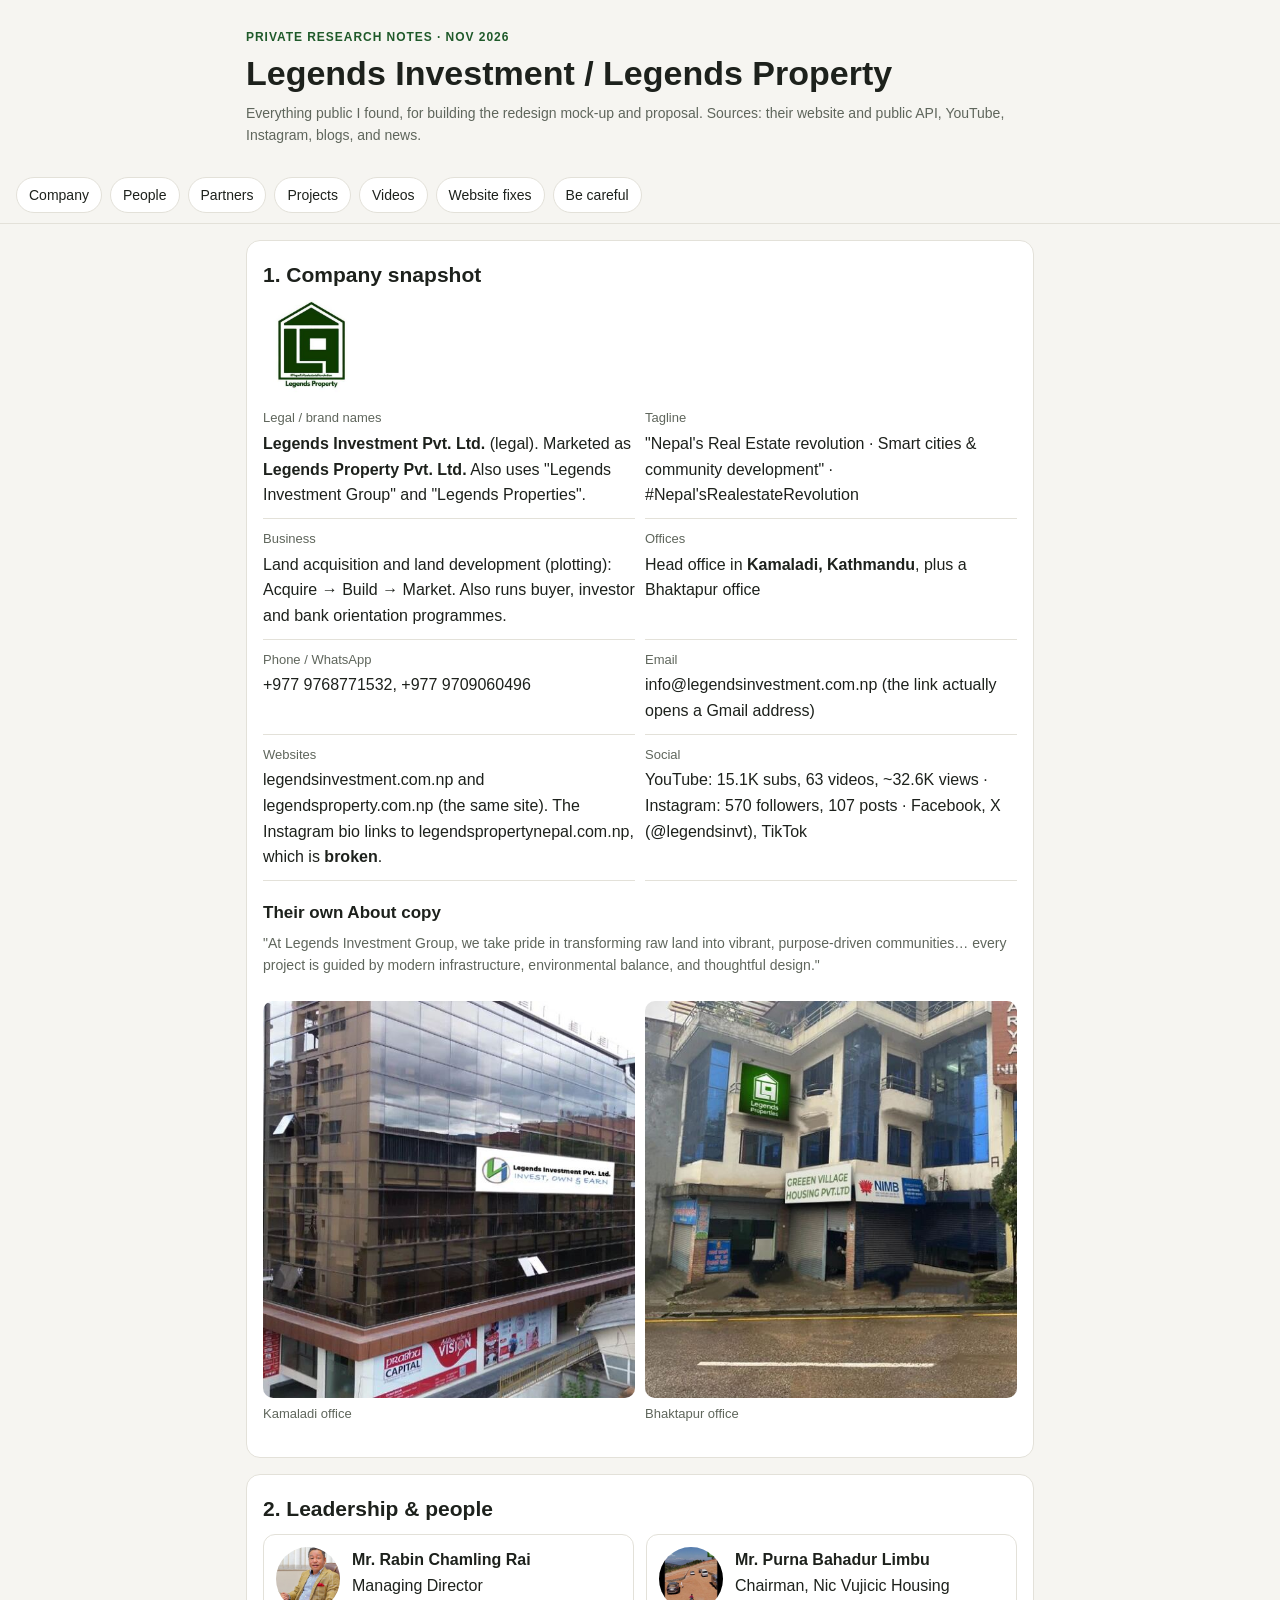
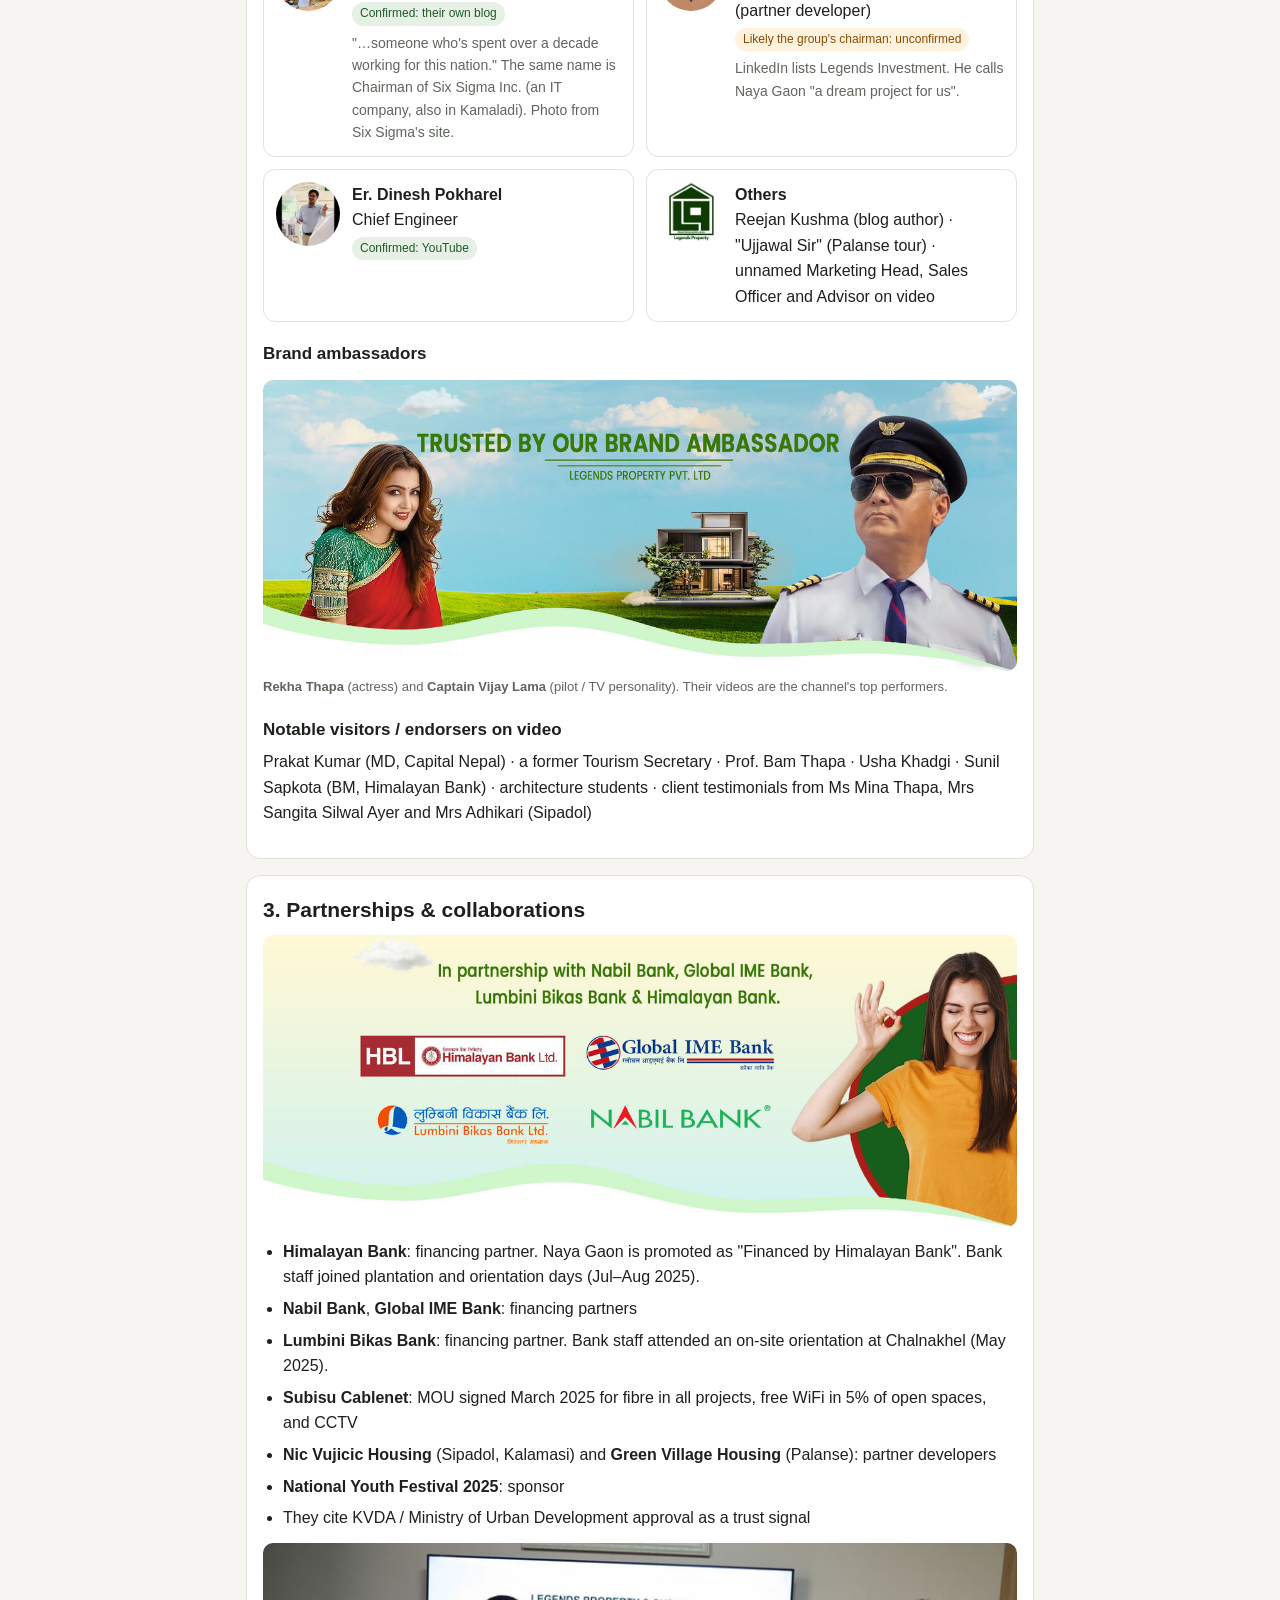
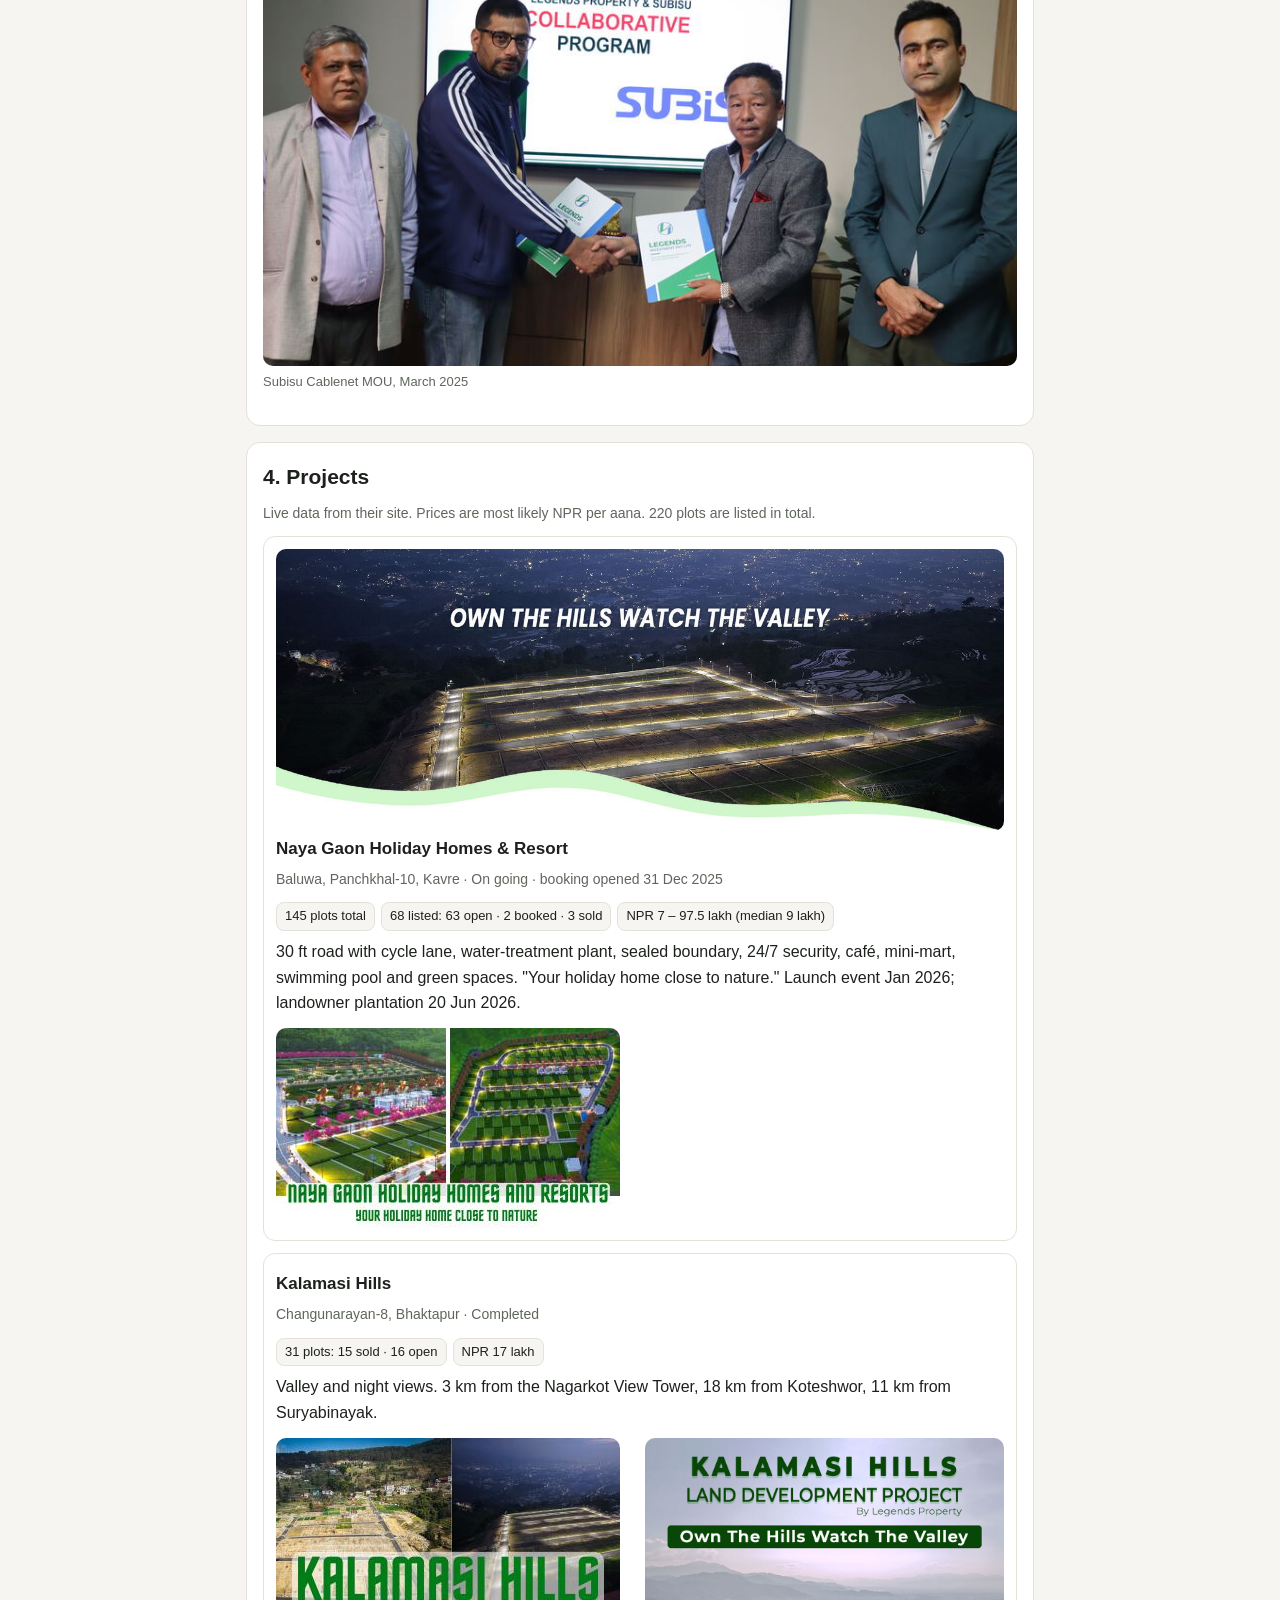
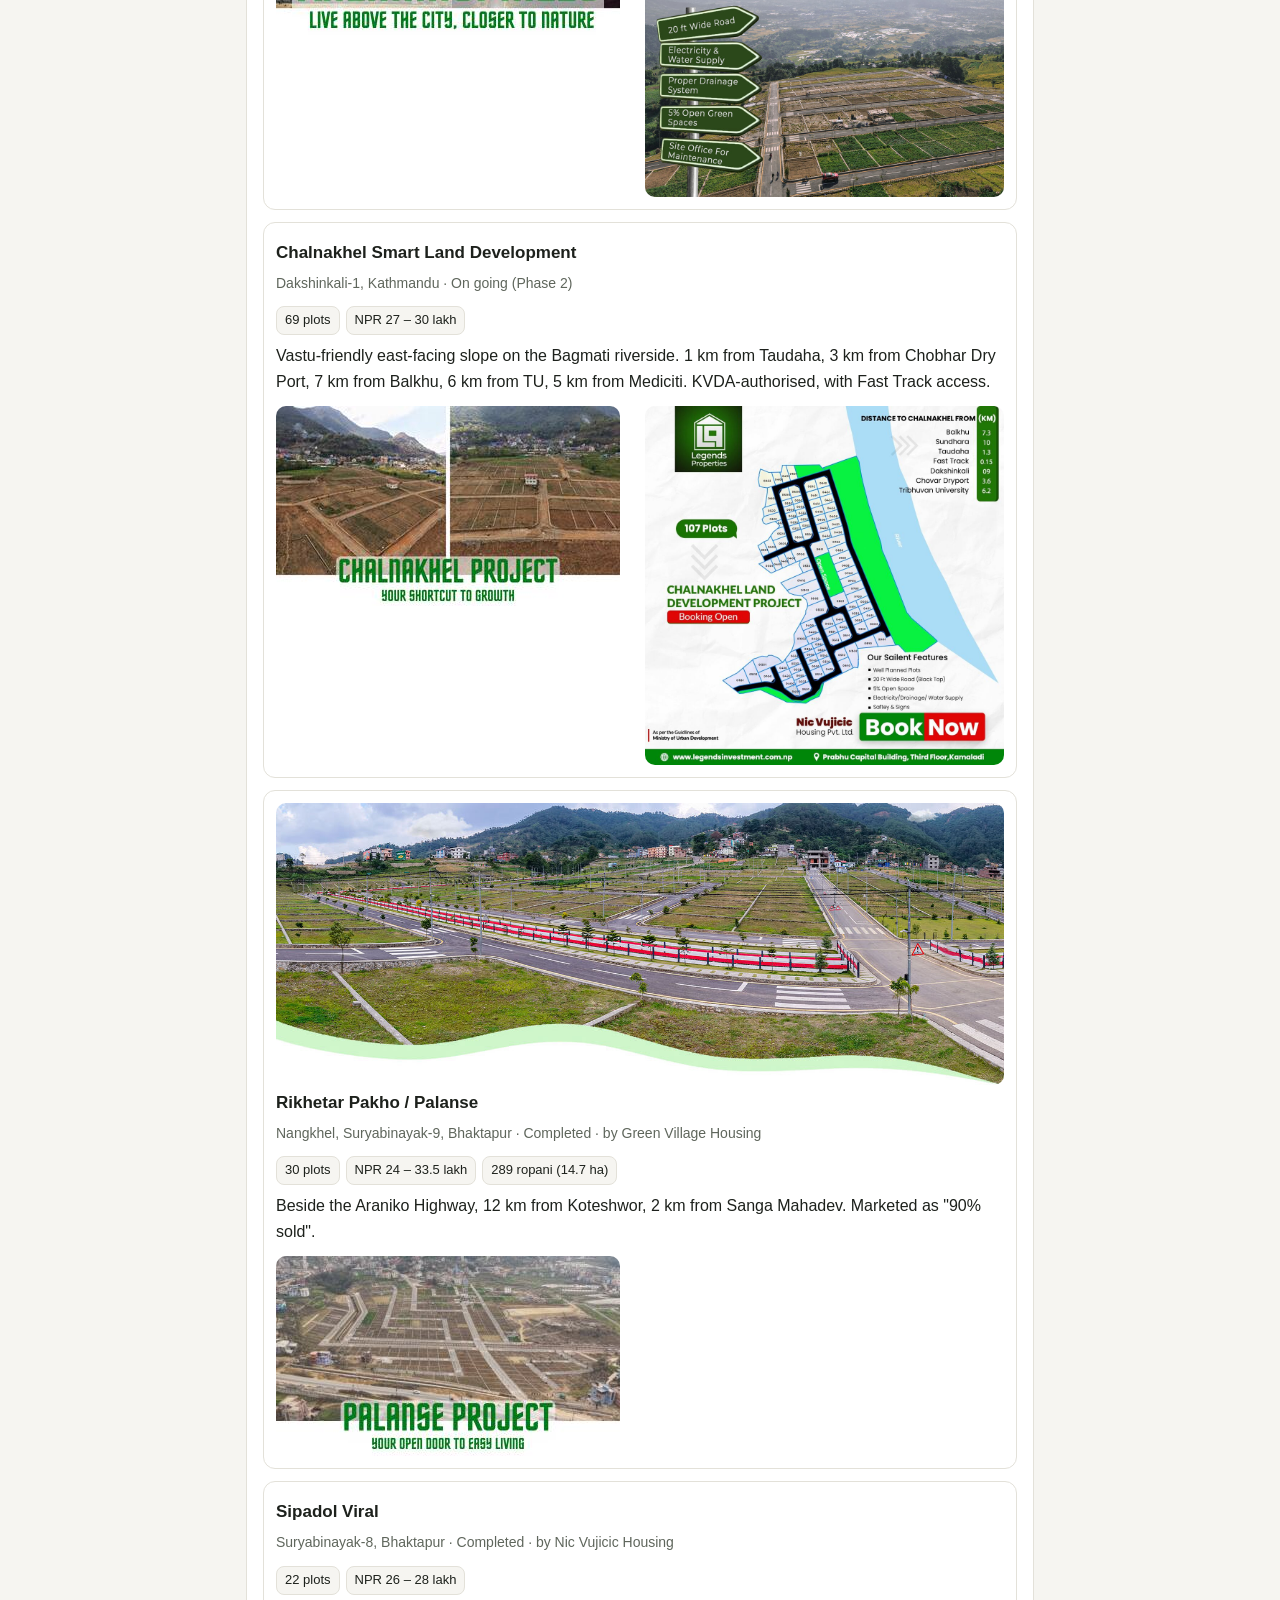
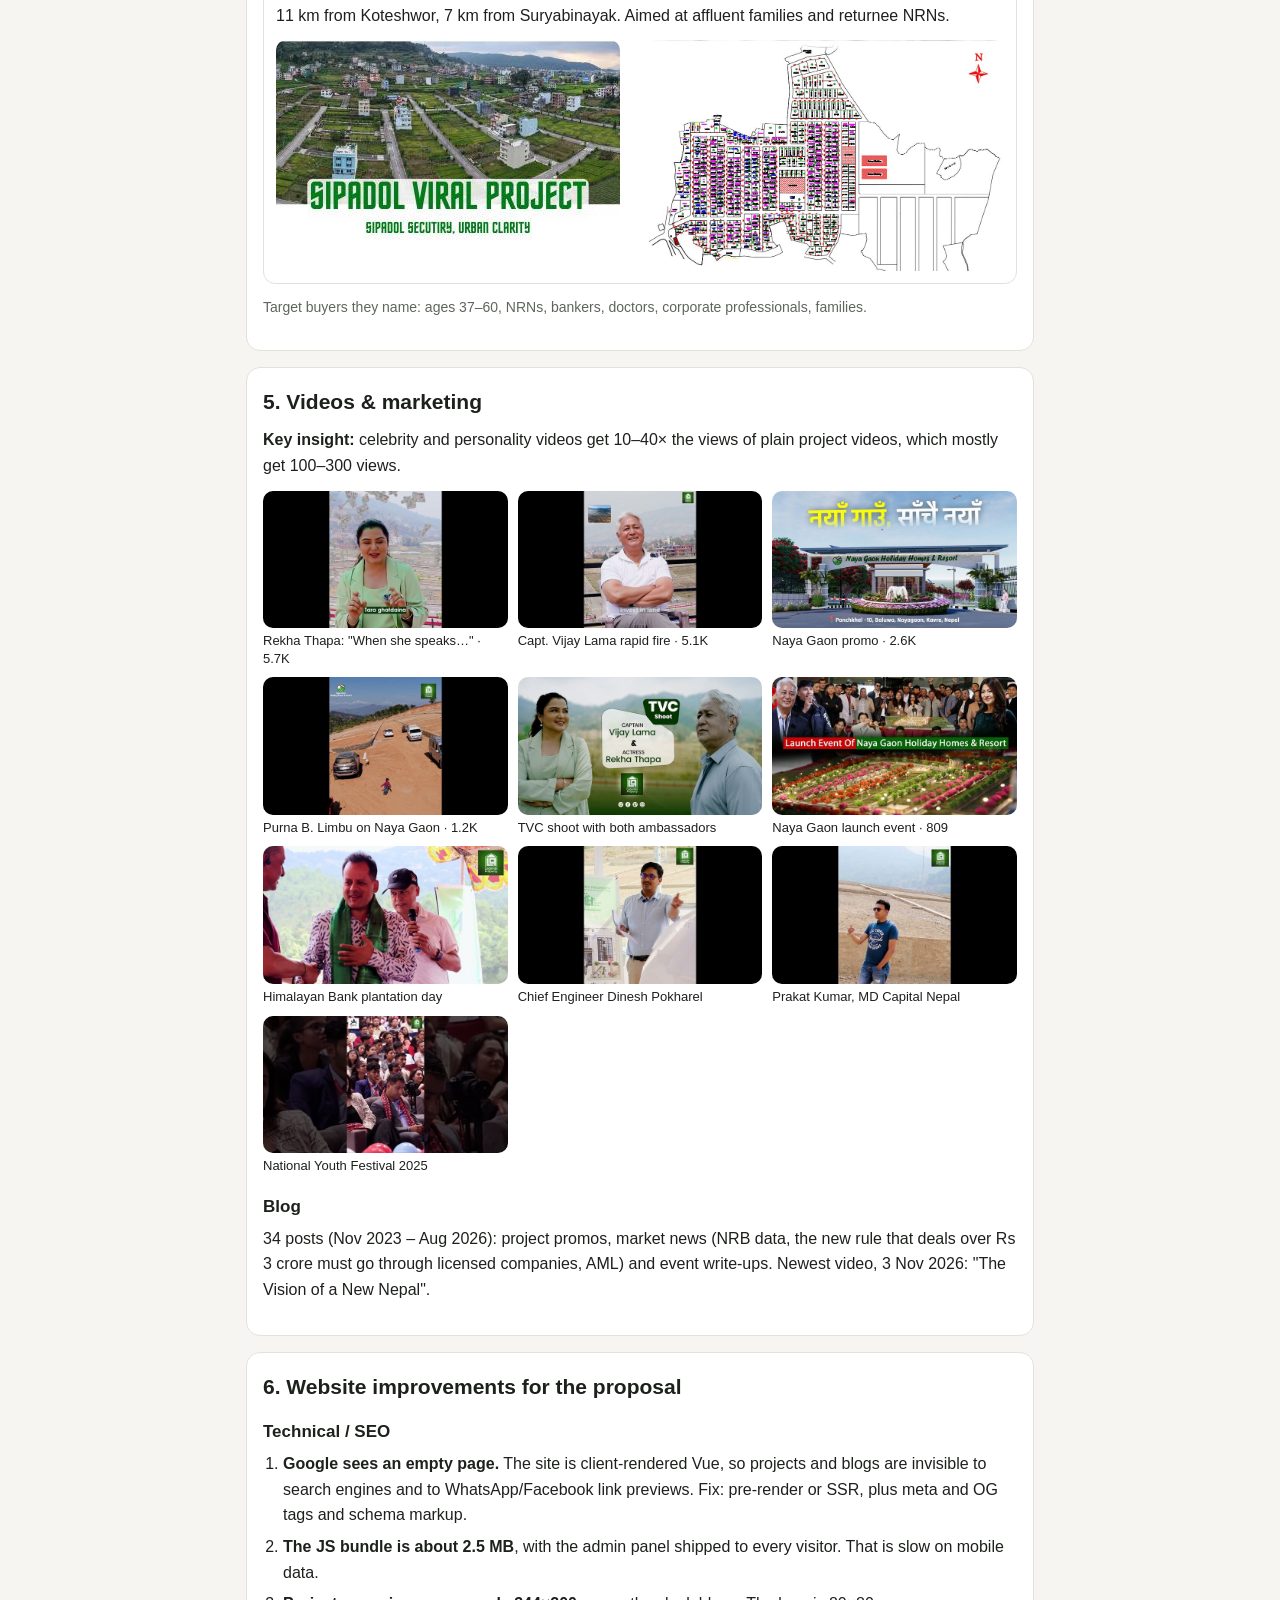
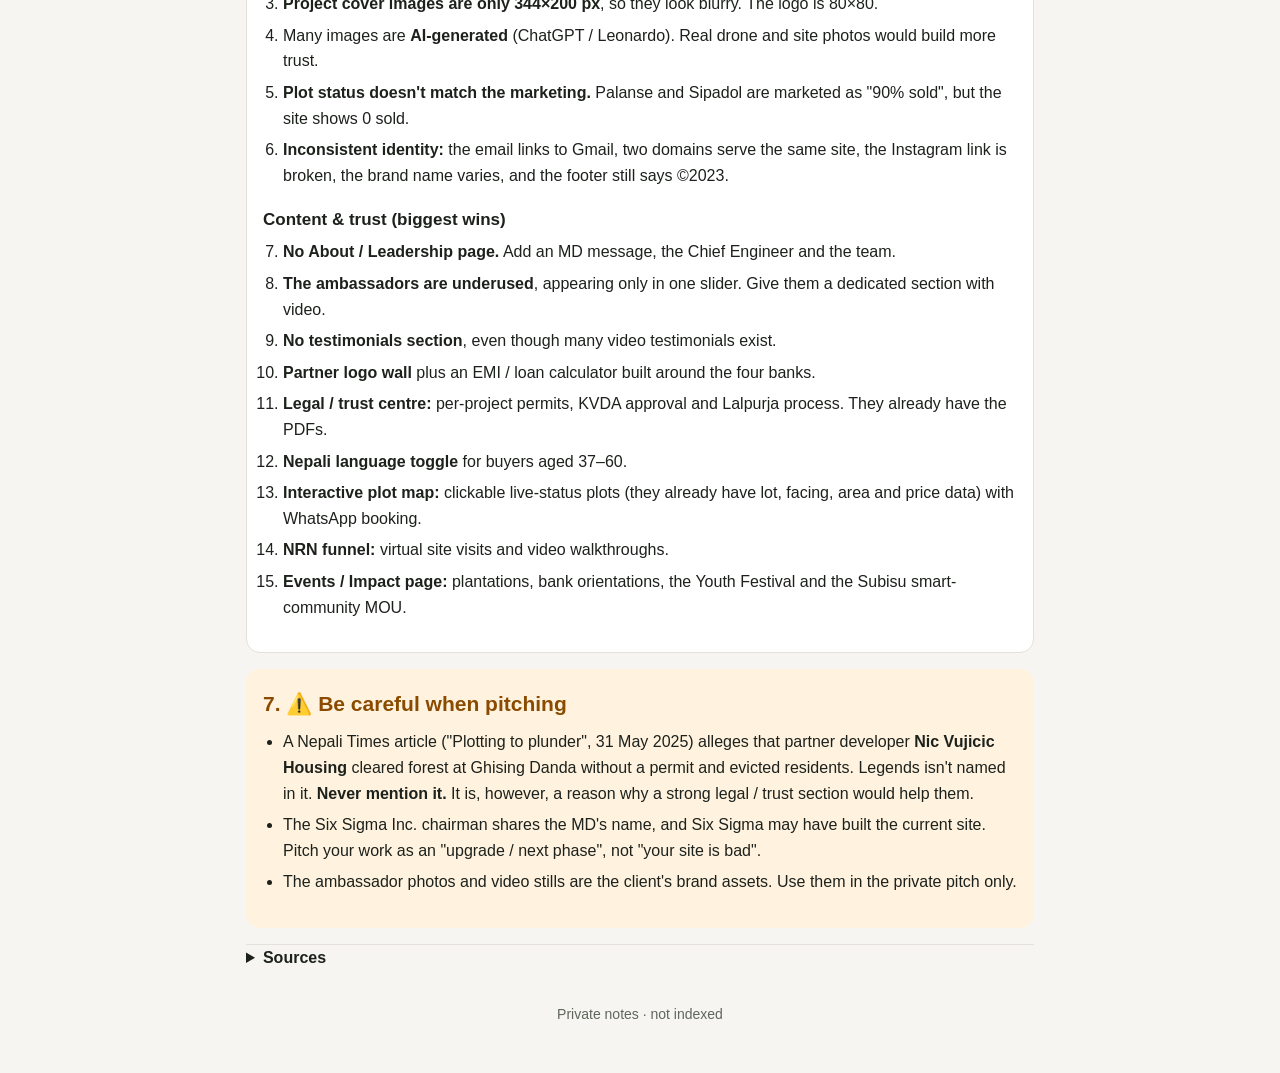
<file: siya/index.html>
<!DOCTYPE html>
<html lang="en">
<head>
<meta charset="UTF-8">
<meta name="viewport" content="width=device-width, initial-scale=1.0">
<meta name="robots" content="noindex, nofollow">
<title>Legends Research Notes</title>
<style>
:root{--bg:#f6f5f1;--card:#fff;--ink:#1d211c;--mute:#5f665c;--line:#e3e1d9;--accent:#1f5a2a;--accent-soft:#e6f0e4;--warn:#8a4b00;--warn-soft:#fff3df}
@media (prefers-color-scheme:dark){:root:not([data-theme="light"]){--bg:#121411;--card:#1b1e1a;--ink:#e9ece6;--mute:#a1a89c;--line:#2c312a;--accent:#8fcf8f;--accent-soft:#1f2b1f;--warn:#f0b35c;--warn-soft:#2c2214}}
*{box-sizing:border-box}
html{-webkit-text-size-adjust:100%}
body{margin:0;background:var(--bg);color:var(--ink);font:16px/1.6 -apple-system,BlinkMacSystemFont,"Segoe UI",Roboto,sans-serif}
.wrap{max-width:820px;margin:0 auto;padding:0 16px}
header.top{padding:28px 0 8px}
.kicker{font-size:12px;letter-spacing:.08em;text-transform:uppercase;color:var(--accent);font-weight:600}
h1{font-size:28px;line-height:1.2;margin:6px 0 8px}
h2{font-size:21px;margin:0 0 12px;line-height:1.3}
h3{font-size:17px;margin:18px 0 6px}
p{margin:0 0 12px}
.mute{color:var(--mute);font-size:14px}
nav.toc{position:sticky;top:0;z-index:5;background:var(--bg);border-bottom:1px solid var(--line);overflow-x:auto;white-space:nowrap;padding:10px 16px;-webkit-overflow-scrolling:touch}
nav.toc a{display:inline-block;margin-right:8px;padding:6px 12px;border-radius:99px;background:var(--card);border:1px solid var(--line);color:var(--ink);text-decoration:none;font-size:14px}
section{background:var(--card);border:1px solid var(--line);border-radius:14px;padding:20px 16px;margin:16px 0;scroll-margin-top:60px}
img{max-width:100%;height:auto;display:block;border-radius:10px}
figure{margin:12px 0}
figcaption{font-size:13px;color:var(--mute);margin-top:6px}
a{color:var(--accent)}
.kv{display:grid;grid-template-columns:1fr;gap:10px;margin:0}
.kv div{border-bottom:1px solid var(--line);padding-bottom:10px}
.kv dt{font-size:13px;color:var(--mute)}
.kv dd{margin:2px 0 0}
.people{display:grid;gap:12px}
.person{display:flex;gap:12px;align-items:flex-start;border:1px solid var(--line);border-radius:12px;padding:12px}
.person img{width:64px;height:64px;object-fit:cover;border-radius:50%;flex:none}
.person b{display:block}
.tag{display:inline-block;font-size:12px;padding:2px 8px;border-radius:99px;margin-top:4px}
.ok{background:var(--accent-soft);color:var(--accent)}
.maybe{background:var(--warn-soft);color:var(--warn)}
.grid2{display:grid;grid-template-columns:1fr 1fr;gap:10px}
.vid{text-decoration:none;color:var(--ink);font-size:13px;line-height:1.35}
.vid img{aspect-ratio:16/9;object-fit:cover;margin-bottom:4px}
.proj{border:1px solid var(--line);border-radius:12px;padding:12px;margin:12px 0}
.proj h3{margin-top:4px}
.stats{display:flex;flex-wrap:wrap;gap:6px;margin:8px 0}
.stats span{font-size:13px;background:var(--bg);border:1px solid var(--line);border-radius:8px;padding:3px 8px}
ul,ol{padding-left:20px;margin:0 0 12px}
li{margin-bottom:6px}
.warn{background:var(--warn-soft);border-color:transparent}
.warn h2{color:var(--warn)}
details{border-top:1px solid var(--line);padding:8px 0}
summary{cursor:pointer;font-weight:600}
footer{padding:24px 0 48px;text-align:center}
@media (min-width:640px){h1{font-size:34px}.kv{grid-template-columns:1fr 1fr}.people{grid-template-columns:1fr 1fr}.grid2{grid-template-columns:1fr 1fr 1fr}}
</style>
</head>
<body>

<div class="wrap">
<header class="top">
  <div class="kicker">Private research notes · Nov 2026</div>
  <h1>Legends Investment / Legends Property</h1>
  <p class="mute">Everything public I found, for building the redesign mock-up and proposal. Sources: their website and public API, YouTube, Instagram, blogs, and news.</p>
</header>
</div>

<nav class="toc">
  <a href="#company">Company</a><a href="#people">People</a><a href="#partners">Partners</a><a href="#projects">Projects</a><a href="#content">Videos</a><a href="#audit">Website fixes</a><a href="#careful">Be careful</a>
</nav>

<main class="wrap">

<section id="company">
  <h2>1. Company snapshot</h2>
  <img src="img/logo.jpg" alt="Legends Property logo" style="width:96px;margin-bottom:12px">
  <dl class="kv">
    <div><dt>Legal / brand names</dt><dd><b>Legends Investment Pvt. Ltd.</b> (legal). Marketed as <b>Legends Property Pvt. Ltd.</b> Also uses "Legends Investment Group" and "Legends Properties".</dd></div>
    <div><dt>Tagline</dt><dd>"Nepal's Real Estate revolution · Smart cities &amp; community development" · #Nepal'sRealestateRevolution</dd></div>
    <div><dt>Business</dt><dd>Land acquisition and land development (plotting): Acquire → Build → Market. Also runs buyer, investor and bank orientation programmes.</dd></div>
    <div><dt>Offices</dt><dd>Head office in <b>Kamaladi, Kathmandu</b>, plus a Bhaktapur office</dd></div>
    <div><dt>Phone / WhatsApp</dt><dd>+977 9768771532, +977 9709060496</dd></div>
    <div><dt>Email</dt><dd>info@legendsinvestment.com.np (the link actually opens a Gmail address)</dd></div>
    <div><dt>Websites</dt><dd>legendsinvestment.com.np and legendsproperty.com.np (the same site). The Instagram bio links to legendspropertynepal.com.np, which is <b>broken</b>.</dd></div>
    <div><dt>Social</dt><dd>YouTube: 15.1K subs, 63 videos, ~32.6K views · Instagram: 570 followers, 107 posts · Facebook, X (@legendsinvt), TikTok</dd></div>
  </dl>
  <h3>Their own About copy</h3>
  <p class="mute">"At Legends Investment Group, we take pride in transforming raw land into vibrant, purpose-driven communities… every project is guided by modern infrastructure, environmental balance, and thoughtful design."</p>
  <div class="grid2" style="grid-template-columns:1fr 1fr">
    <figure><img src="img/office-kamaladi.jpg" alt="Kamaladi office" loading="lazy"><figcaption>Kamaladi office</figcaption></figure>
    <figure><img src="img/office-bhaktapur.jpg" alt="Bhaktapur office" loading="lazy"><figcaption>Bhaktapur office</figcaption></figure>
  </div>
</section>

<section id="people">
  <h2>2. Leadership &amp; people</h2>
  <div class="people">
    <div class="person"><img src="img/rabin-chamling-rai.jpg" alt="Rabin Chamling Rai"><div><b>Mr. Rabin Chamling Rai</b>Managing Director<br><span class="tag ok">Confirmed: their own blog</span><p class="mute" style="margin:6px 0 0">"…someone who's spent over a decade working for this nation." The same name is Chairman of Six Sigma Inc. (an IT company, also in Kamaladi). Photo from Six Sigma's site.</p></div></div>
    <div class="person"><img src="img/yt-purna-bahadur-limbu-nayagaon.jpg" alt="Purna Bahadur Limbu"><div><b>Mr. Purna Bahadur Limbu</b>Chairman, Nic Vujicic Housing (partner developer)<br><span class="tag maybe">Likely the group's chairman: unconfirmed</span><p class="mute" style="margin:6px 0 0">LinkedIn lists Legends Investment. He calls Naya Gaon "a dream project for us".</p></div></div>
    <div class="person"><img src="img/yt-chief-engineer-dinesh-pokharel.jpg" alt="Dinesh Pokharel"><div><b>Er. Dinesh Pokharel</b>Chief Engineer<br><span class="tag ok">Confirmed: YouTube</span></div></div>
    <div class="person"><img src="img/logo.jpg" alt=""><div><b>Others</b>Reejan Kushma (blog author) · "Ujjawal Sir" (Palanse tour) · unnamed Marketing Head, Sales Officer and Advisor on video</div></div>
  </div>

  <h3>Brand ambassadors</h3>
  <figure><img src="img/ambassadors.jpg" alt="Rekha Thapa and Captain Vijay Lama brand ambassador banner" loading="lazy"><figcaption><b>Rekha Thapa</b> (actress) and <b>Captain Vijay Lama</b> (pilot / TV personality). Their videos are the channel's top performers.</figcaption></figure>

  <h3>Notable visitors / endorsers on video</h3>
  <p>Prakat Kumar (MD, Capital Nepal) · a former Tourism Secretary · Prof. Bam Thapa · Usha Khadgi · Sunil Sapkota (BM, Himalayan Bank) · architecture students · client testimonials from Ms Mina Thapa, Mrs Sangita Silwal Ayer and Mrs Adhikari (Sipadol)</p>
</section>

<section id="partners">
  <h2>3. Partnerships &amp; collaborations</h2>
  <figure><img src="img/banks.jpg" alt="Bank partners banner" loading="lazy"></figure>
  <ul>
    <li><b>Himalayan Bank</b>: financing partner. Naya Gaon is promoted as "Financed by Himalayan Bank". Bank staff joined plantation and orientation days (Jul–Aug 2025).</li>
    <li><b>Nabil Bank</b>, <b>Global IME Bank</b>: financing partners</li>
    <li><b>Lumbini Bikas Bank</b>: financing partner. Bank staff attended an on-site orientation at Chalnakhel (May 2025).</li>
    <li><b>Subisu Cablenet</b>: MOU signed March 2025 for fibre in all projects, free WiFi in 5% of open spaces, and CCTV</li>
    <li><b>Nic Vujicic Housing</b> (Sipadol, Kalamasi) and <b>Green Village Housing</b> (Palanse): partner developers</li>
    <li><b>National Youth Festival 2025</b>: sponsor</li>
    <li>They cite KVDA / Ministry of Urban Development approval as a trust signal</li>
  </ul>
  <figure><img src="img/subisu-mou.jpg" alt="Subisu MOU signing" loading="lazy"><figcaption>Subisu Cablenet MOU, March 2025</figcaption></figure>
</section>

<section id="projects">
  <h2>4. Projects</h2>
  <p class="mute">Live data from their site. Prices are most likely NPR per aana. 220 plots are listed in total.</p>

  <div class="proj">
    <img src="img/slider-kalamasi.jpg" alt="" loading="lazy">
    <h3>Naya Gaon Holiday Homes &amp; Resort</h3>
    <p class="mute">Baluwa, Panchkhal-10, Kavre · On going · booking opened 31 Dec 2025</p>
    <div class="stats"><span>145 plots total</span><span>68 listed: 63 open · 2 booked · 3 sold</span><span>NPR 7 – 97.5 lakh (median 9 lakh)</span></div>
    <p>30 ft road with cycle lane, water-treatment plant, sealed boundary, 24/7 security, café, mini-mart, swimming pool and green spaces. "Your holiday home close to nature." Launch event Jan 2026; landowner plantation 20 Jun 2026.</p>
    <img src="img/cover-nayagaon.jpg" alt="Naya Gaon cover" loading="lazy">
  </div>

  <div class="proj">
    <h3>Kalamasi Hills</h3>
    <p class="mute">Changunarayan-8, Bhaktapur · Completed</p>
    <div class="stats"><span>31 plots: 15 sold · 16 open</span><span>NPR 17 lakh</span></div>
    <p>Valley and night views. 3 km from the Nagarkot View Tower, 18 km from Koteshwor, 11 km from Suryabinayak.</p>
    <div class="grid2" style="grid-template-columns:1fr 1fr"><img src="img/cover-kalamasi.jpg" alt="" loading="lazy"><img src="img/map-kalamasi.jpg" alt="Kalamasi site map" loading="lazy"></div>
  </div>

  <div class="proj">
    <h3>Chalnakhel Smart Land Development</h3>
    <p class="mute">Dakshinkali-1, Kathmandu · On going (Phase 2)</p>
    <div class="stats"><span>69 plots</span><span>NPR 27 – 30 lakh</span></div>
    <p>Vastu-friendly east-facing slope on the Bagmati riverside. 1 km from Taudaha, 3 km from Chobhar Dry Port, 7 km from Balkhu, 6 km from TU, 5 km from Mediciti. KVDA-authorised, with Fast Track access.</p>
    <div class="grid2" style="grid-template-columns:1fr 1fr"><img src="img/cover-chalnakhel.jpg" alt="" loading="lazy"><img src="img/map-chalnakhel.jpg" alt="Chalnakhel site map" loading="lazy"></div>
  </div>

  <div class="proj">
    <img src="img/slider-palanse.jpg" alt="" loading="lazy">
    <h3>Rikhetar Pakho / Palanse</h3>
    <p class="mute">Nangkhel, Suryabinayak-9, Bhaktapur · Completed · by Green Village Housing</p>
    <div class="stats"><span>30 plots</span><span>NPR 24 – 33.5 lakh</span><span>289 ropani (14.7 ha)</span></div>
    <p>Beside the Araniko Highway, 12 km from Koteshwor, 2 km from Sanga Mahadev. Marketed as "90% sold".</p>
    <img src="img/cover-palanse-rikhetar.jpg" alt="" loading="lazy">
  </div>

  <div class="proj">
    <h3>Sipadol Viral</h3>
    <p class="mute">Suryabinayak-8, Bhaktapur · Completed · by Nic Vujicic Housing</p>
    <div class="stats"><span>22 plots</span><span>NPR 26 – 28 lakh</span></div>
    <p>11 km from Koteshwor, 7 km from Suryabinayak. Aimed at affluent families and returnee NRNs.</p>
    <div class="grid2" style="grid-template-columns:1fr 1fr"><img src="img/cover-sipadol.jpg" alt="" loading="lazy"><img src="img/map-sipadol.jpg" alt="Sipadol site map" loading="lazy"></div>
  </div>
  <p class="mute">Target buyers they name: ages 37–60, NRNs, bankers, doctors, corporate professionals, families.</p>
</section>

<section id="content">
  <h2>5. Videos &amp; marketing</h2>
  <p><b>Key insight:</b> celebrity and personality videos get 10–40× the views of plain project videos, which mostly get 100–300 views.</p>
  <div class="grid2">
    <a class="vid" href="https://www.youtube.com/watch?v=PIHxWiesKUE"><img src="img/yt-rekha-thapa-when-she-speaks-5.6k.jpg" alt="" loading="lazy">Rekha Thapa: "When she speaks…" · 5.7K</a>
    <a class="vid" href="https://www.youtube.com/watch?v=ElpZBILOJBQ"><img src="img/yt-vijay-lama-rapid-fire-5.1k.jpg" alt="" loading="lazy">Capt. Vijay Lama rapid fire · 5.1K</a>
    <a class="vid" href="https://www.youtube.com/watch?v=vlKyp5my8l0"><img src="img/yt-nayagaon-promo-2.5k.jpg" alt="" loading="lazy">Naya Gaon promo · 2.6K</a>
    <a class="vid" href="https://www.youtube.com/watch?v=2-Z-uaa1_Xs"><img src="img/yt-purna-bahadur-limbu-nayagaon.jpg" alt="" loading="lazy">Purna B. Limbu on Naya Gaon · 1.2K</a>
    <a class="vid" href="https://www.youtube.com/watch?v=HOohldl5rco"><img src="img/yt-tvc-shoot-vijay-lama-rekha-thapa.jpg" alt="" loading="lazy">TVC shoot with both ambassadors</a>
    <a class="vid" href="https://www.youtube.com/watch?v=YKZ3v1Ni1ko"><img src="img/yt-nayagaon-launch-event-live.jpg" alt="" loading="lazy">Naya Gaon launch event · 809</a>
    <a class="vid" href="https://www.youtube.com/watch?v=Sxvh6eQyFMg"><img src="img/yt-himalayan-bank-plantation.jpg" alt="" loading="lazy">Himalayan Bank plantation day</a>
    <a class="vid" href="https://www.youtube.com/watch?v=jzlZE0sPUiM"><img src="img/yt-chief-engineer-dinesh-pokharel.jpg" alt="" loading="lazy">Chief Engineer Dinesh Pokharel</a>
    <a class="vid" href="https://www.youtube.com/watch?v=l1St5UppRZY"><img src="img/yt-prakat-kumar-capital-nepal.jpg" alt="" loading="lazy">Prakat Kumar, MD Capital Nepal</a>
    <a class="vid" href="https://www.youtube.com/watch?v=D2UltU6Hyjk"><img src="img/yt-national-youth-festival-2025.jpg" alt="" loading="lazy">National Youth Festival 2025</a>
  </div>
  <h3>Blog</h3>
  <p>34 posts (Nov 2023 – Aug 2026): project promos, market news (NRB data, the new rule that deals over Rs 3 crore must go through licensed companies, AML) and event write-ups. Newest video, 3 Nov 2026: "The Vision of a New Nepal".</p>
</section>

<section id="audit">
  <h2>6. Website improvements for the proposal</h2>
  <h3>Technical / SEO</h3>
  <ol>
    <li><b>Google sees an empty page.</b> The site is client-rendered Vue, so projects and blogs are invisible to search engines and to WhatsApp/Facebook link previews. Fix: pre-render or SSR, plus meta and OG tags and schema markup.</li>
    <li><b>The JS bundle is about 2.5 MB</b>, with the admin panel shipped to every visitor. That is slow on mobile data.</li>
    <li><b>Project cover images are only 344×200 px</b>, so they look blurry. The logo is 80×80.</li>
    <li>Many images are <b>AI-generated</b> (ChatGPT / Leonardo). Real drone and site photos would build more trust.</li>
    <li><b>Plot status doesn't match the marketing.</b> Palanse and Sipadol are marketed as "90% sold", but the site shows 0 sold.</li>
    <li><b>Inconsistent identity:</b> the email links to Gmail, two domains serve the same site, the Instagram link is broken, the brand name varies, and the footer still says ©2023.</li>
  </ol>
  <h3>Content &amp; trust (biggest wins)</h3>
  <ol start="7">
    <li><b>No About / Leadership page.</b> Add an MD message, the Chief Engineer and the team.</li>
    <li><b>The ambassadors are underused</b>, appearing only in one slider. Give them a dedicated section with video.</li>
    <li><b>No testimonials section</b>, even though many video testimonials exist.</li>
    <li><b>Partner logo wall</b> plus an EMI / loan calculator built around the four banks.</li>
    <li><b>Legal / trust centre:</b> per-project permits, KVDA approval and Lalpurja process. They already have the PDFs.</li>
    <li><b>Nepali language toggle</b> for buyers aged 37–60.</li>
    <li><b>Interactive plot map:</b> clickable live-status plots (they already have lot, facing, area and price data) with WhatsApp booking.</li>
    <li><b>NRN funnel:</b> virtual site visits and video walkthroughs.</li>
    <li><b>Events / Impact page:</b> plantations, bank orientations, the Youth Festival and the Subisu smart-community MOU.</li>
  </ol>
</section>

<section id="careful" class="warn">
  <h2>7. ⚠️ Be careful when pitching</h2>
  <ul>
    <li>A Nepali Times article ("Plotting to plunder", 31 May 2025) alleges that partner developer <b>Nic Vujicic Housing</b> cleared forest at Ghising Danda without a permit and evicted residents. Legends isn't named in it. <b>Never mention it.</b> It is, however, a reason why a strong legal / trust section would help them.</li>
    <li>The Six Sigma Inc. chairman shares the MD's name, and Six Sigma may have built the current site. Pitch your work as an "upgrade / next phase", not "your site is bad".</li>
    <li>The ambassador photos and video stills are the client's brand assets. Use them in the private pitch only.</li>
  </ul>
</section>

<details class="wrap" style="padding:0 0 8px">
  <summary>Sources</summary>
  <ul class="mute">
    <li><a href="https://legendsinvestment.com.np">legendsinvestment.com.np</a> and its public API</li>
    <li><a href="https://www.youtube.com/@legendspropertynepal">YouTube @legendspropertynepal</a></li>
    <li><a href="https://www.instagram.com/legendspropertynepal">Instagram @legendspropertynepal</a></li>
    <li><a href="https://sixsigmainc.com.np/about">sixsigmainc.com.np/about</a></li>
    <li><a href="https://www.linkedin.com/in/purna-bahadur-limbu/">LinkedIn: Purna Bahadur Limbu</a></li>
    <li><a href="https://nepalitimes.com/plotting-to-plunder">Nepali Times: Plotting to plunder</a></li>
  </ul>
</details>

</main>
<footer class="mute">Private notes · not indexed</footer>
</body>
</html>
</file>
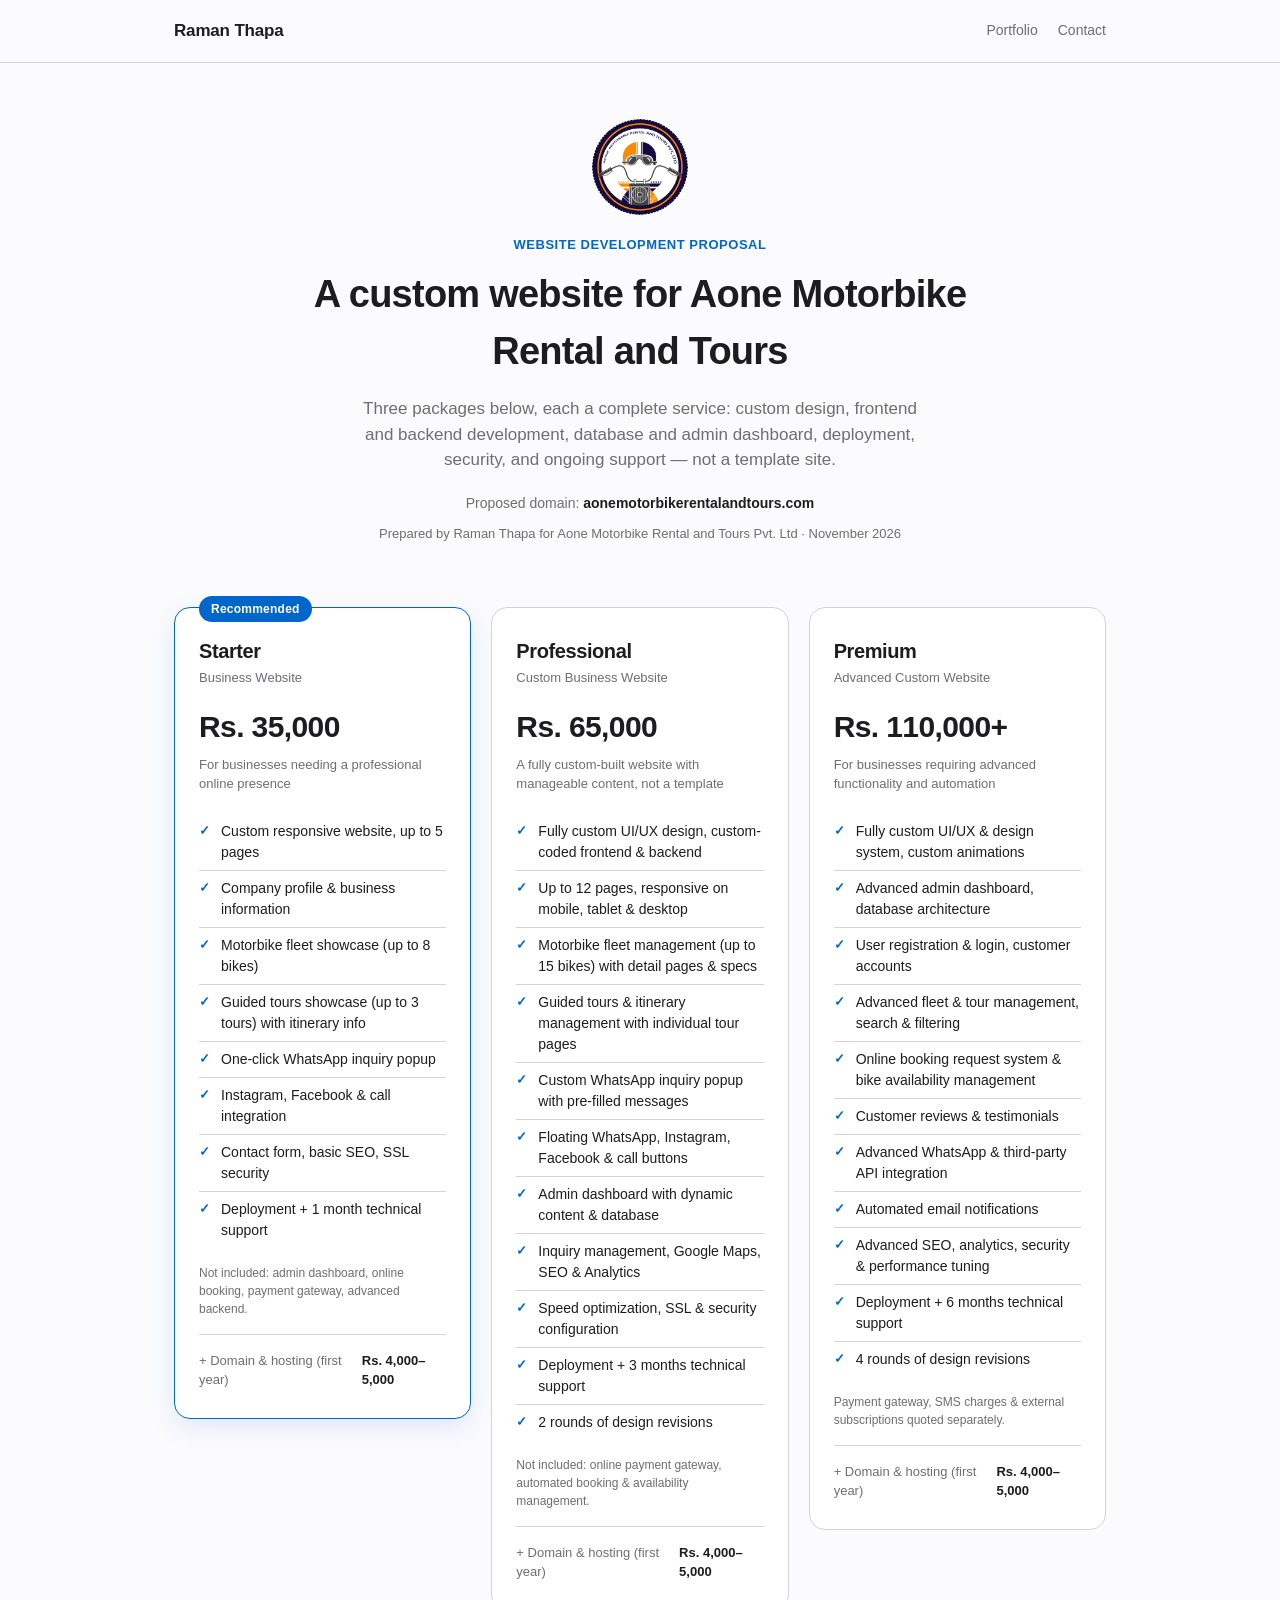
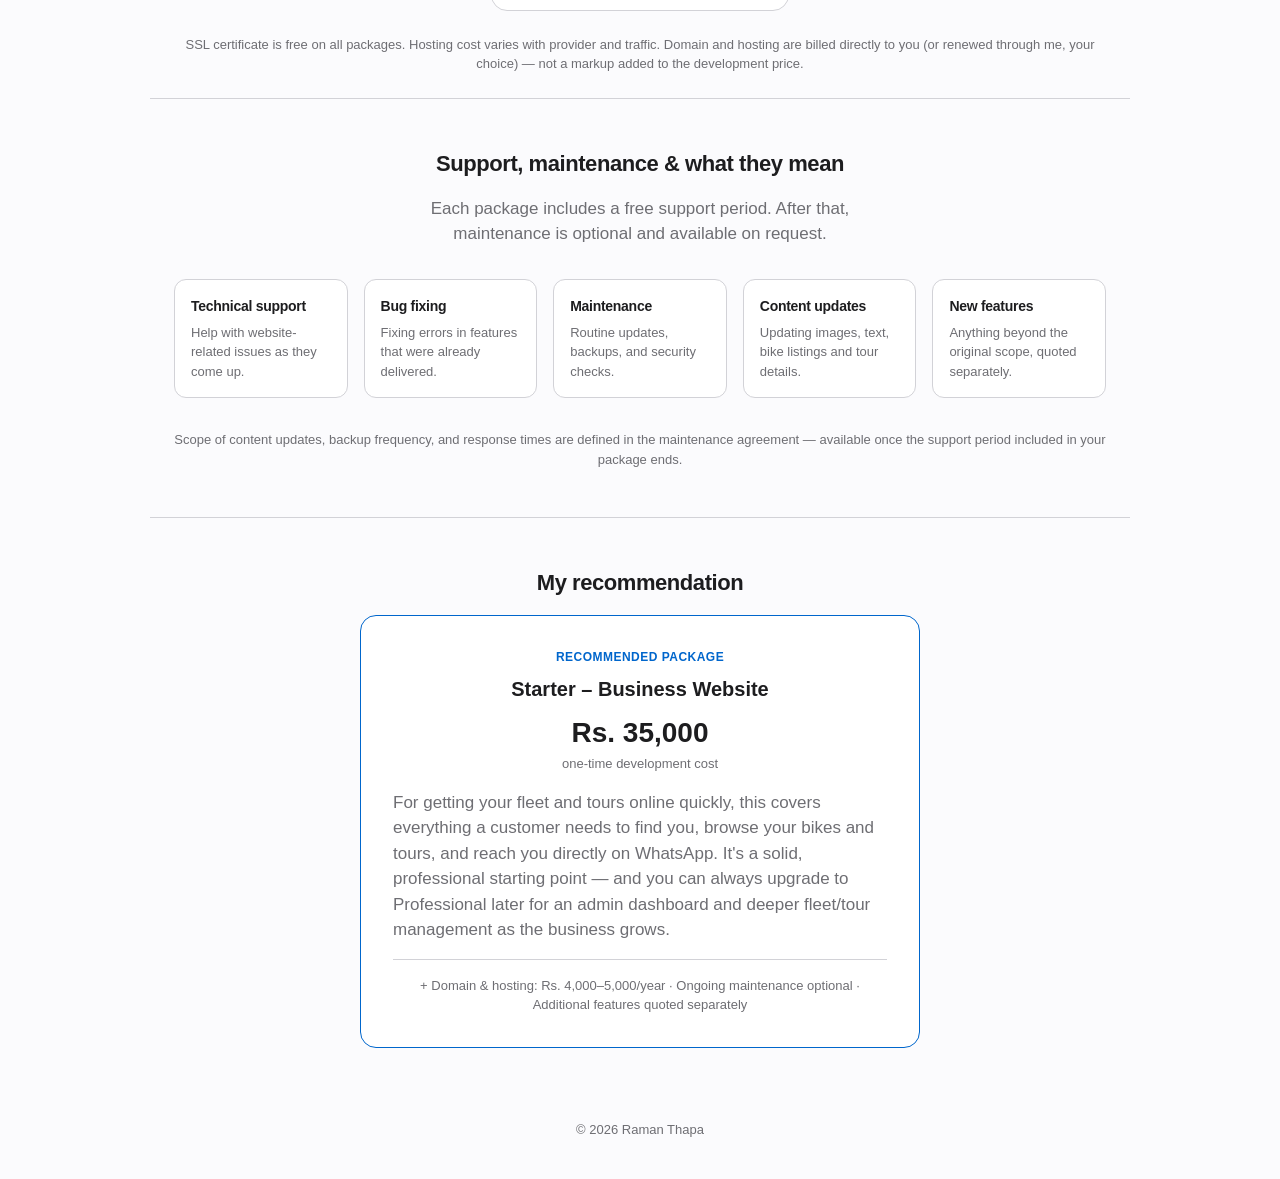
<file: proposal-motorbike.html>
<!DOCTYPE html>
<html lang="en">
<head>
<meta charset="UTF-8">
<meta name="viewport" content="width=device-width, initial-scale=1.0">
<title>Website Proposal · Aone Motorbike Rental and Tours · Raman Thapa</title>
<meta name="description" content="Website development proposal for Aone Motorbike Rental and Tours Pvt. Ltd, prepared by Raman Thapa.">
<link rel="stylesheet" href="style.css">
<link rel="stylesheet" href="proposal.css">
</head>
<body>

<header class="site-header">
  <div class="wrap header-inner">
    <a href="index.html" class="logo">Raman Thapa</a>
    <nav class="nav">
      <a href="index.html">Portfolio</a>
      <a href="mailto:ramanthapa160@gmail.com">Contact</a>
    </nav>
  </div>
</header>

<main id="top">

  <section class="proposal-hero wrap">
    <img class="proposal-logo" src="images/aone-logo.jpg" alt="Aone Motorbike Rental and Tours Pvt. Ltd logo" width="120" height="120">
    <p class="proposal-kicker">Website Development Proposal</p>
    <h1>A custom website for Aone Motorbike Rental and Tours</h1>
    <p class="proposal-lede">
      Three packages below, each a complete service: custom design, frontend and
      backend development, database and admin dashboard, deployment, security, and
      ongoing support — not a template site.
    </p>
    <p class="proposal-domain">Proposed domain: <strong>aonemotorbikerentalandtours.com</strong></p>
    <p class="proposal-meta">Prepared by Raman Thapa for Aone Motorbike Rental and Tours Pvt. Ltd · November 2026</p>
  </section>

  <section class="pricing wrap">

    <div class="pricing-grid">

      <article class="price-card featured">
        <div class="price-ribbon">Recommended</div>
        <div class="price-card-head">
          <h2>Starter</h2>
          <p class="price-card-sub">Business Website</p>
        </div>
        <p class="price-value">Rs. 35,000</p>
        <p class="price-note-top">For businesses needing a professional online presence</p>
        <ul class="price-features">
          <li>Custom responsive website, up to 5 pages</li>
          <li>Company profile &amp; business information</li>
          <li>Motorbike fleet showcase (up to 8 bikes)</li>
          <li>Guided tours showcase (up to 3 tours) with itinerary info</li>
          <li>One-click WhatsApp inquiry popup</li>
          <li>Instagram, Facebook &amp; call integration</li>
          <li>Contact form, basic SEO, SSL security</li>
          <li>Deployment + 1 month technical support</li>
        </ul>
        <p class="price-not-included">Not included: admin dashboard, online booking, payment gateway, advanced backend.</p>
        <div class="price-infra">
          <span>+ Domain &amp; hosting (first year)</span>
          <strong>Rs. 4,000–5,000</strong>
        </div>
      </article>

      <article class="price-card">
        <div class="price-card-head">
          <h2>Professional</h2>
          <p class="price-card-sub">Custom Business Website</p>
        </div>
        <p class="price-value">Rs. 65,000</p>
        <p class="price-note-top">A fully custom-built website with manageable content, not a template</p>
        <ul class="price-features">
          <li>Fully custom UI/UX design, custom-coded frontend &amp; backend</li>
          <li>Up to 12 pages, responsive on mobile, tablet &amp; desktop</li>
          <li>Motorbike fleet management (up to 15 bikes) with detail pages &amp; specs</li>
          <li>Guided tours &amp; itinerary management with individual tour pages</li>
          <li>Custom WhatsApp inquiry popup with pre-filled messages</li>
          <li>Floating WhatsApp, Instagram, Facebook &amp; call buttons</li>
          <li>Admin dashboard with dynamic content &amp; database</li>
          <li>Inquiry management, Google Maps, SEO &amp; Analytics</li>
          <li>Speed optimization, SSL &amp; security configuration</li>
          <li>Deployment + 3 months technical support</li>
          <li>2 rounds of design revisions</li>
        </ul>
        <p class="price-not-included">Not included: online payment gateway, automated booking &amp; availability management.</p>
        <div class="price-infra">
          <span>+ Domain &amp; hosting (first year)</span>
          <strong>Rs. 4,000–5,000</strong>
        </div>
      </article>

      <article class="price-card">
        <div class="price-card-head">
          <h2>Premium</h2>
          <p class="price-card-sub">Advanced Custom Website</p>
        </div>
        <p class="price-value">Rs. 110,000+</p>
        <p class="price-note-top">For businesses requiring advanced functionality and automation</p>
        <ul class="price-features">
          <li>Fully custom UI/UX &amp; design system, custom animations</li>
          <li>Advanced admin dashboard, database architecture</li>
          <li>User registration &amp; login, customer accounts</li>
          <li>Advanced fleet &amp; tour management, search &amp; filtering</li>
          <li>Online booking request system &amp; bike availability management</li>
          <li>Customer reviews &amp; testimonials</li>
          <li>Advanced WhatsApp &amp; third-party API integration</li>
          <li>Automated email notifications</li>
          <li>Advanced SEO, analytics, security &amp; performance tuning</li>
          <li>Deployment + 6 months technical support</li>
          <li>4 rounds of design revisions</li>
        </ul>
        <p class="price-not-included">Payment gateway, SMS charges &amp; external subscriptions quoted separately.</p>
        <div class="price-infra">
          <span>+ Domain &amp; hosting (first year)</span>
          <strong>Rs. 4,000–5,000</strong>
        </div>
      </article>

    </div>

    <p class="pricing-footnote">
      SSL certificate is free on all packages. Hosting cost varies with provider and traffic.
      Domain and hosting are billed directly to you (or renewed through me, your choice) —
      not a markup added to the development price.
    </p>
  </section>

  <section class="support wrap">
    <h2>Support, maintenance &amp; what they mean</h2>
    <p class="section-lede">Each package includes a free support period. After that, maintenance is optional and available on request.</p>

    <div class="support-grid">
      <div class="support-card">
        <h3>Technical support</h3>
        <p>Help with website-related issues as they come up.</p>
      </div>
      <div class="support-card">
        <h3>Bug fixing</h3>
        <p>Fixing errors in features that were already delivered.</p>
      </div>
      <div class="support-card">
        <h3>Maintenance</h3>
        <p>Routine updates, backups, and security checks.</p>
      </div>
      <div class="support-card">
        <h3>Content updates</h3>
        <p>Updating images, text, bike listings and tour details.</p>
      </div>
      <div class="support-card">
        <h3>New features</h3>
        <p>Anything beyond the original scope, quoted separately.</p>
      </div>
    </div>

    <p class="pricing-footnote">Scope of content updates, backup frequency, and response times are defined in the maintenance agreement — available once the support period included in your package ends.</p>
  </section>

  <section class="recommendation wrap">
    <h2>My recommendation</h2>
    <div class="recommend-card">
      <p class="recommend-tag">Recommended package</p>
      <p class="recommend-title">Starter – Business Website</p>
      <p class="recommend-price">Rs. 35,000 <span>one-time development cost</span></p>
      <p class="recommend-why">
        For getting your fleet and tours online quickly, this covers everything a
        customer needs to find you, browse your bikes and tours, and reach you
        directly on WhatsApp. It's a solid, professional starting point — and you
        can always upgrade to Professional later for an admin dashboard and deeper
        fleet/tour management as the business grows.
      </p>
      <p class="recommend-infra">+ Domain &amp; hosting: Rs. 4,000–5,000/year · Ongoing maintenance optional · Additional features quoted separately</p>
    </div>
  </section>

</main>

<footer class="site-footer wrap">
  <p>© 2026 Raman Thapa</p>
</footer>

</body>
</html>
</file>
<file: style.css>
:root {
  --bg: #fbfbfd;
  --ink: #1d1d1f;
  --ink-soft: #6e6e73;
  --line: #d2d2d7;
  --accent: #0066cc;
  --card-bg: #ffffff;
  --max-width: 980px;
}

* {
  box-sizing: border-box;
}

html {
  -webkit-text-size-adjust: 100%;
}

body {
  margin: 0;
  background: var(--bg);
  color: var(--ink);
  font-family: -apple-system, BlinkMacSystemFont, 'SF Pro Text', 'Segoe UI', Roboto, Helvetica, Arial, sans-serif;
  font-size: 17px;
  line-height: 1.5;
  -webkit-font-smoothing: antialiased;
}

h1, h2, h3 {
  font-weight: 600;
  letter-spacing: -0.02em;
  color: var(--ink);
  margin: 0;
}

a {
  color: var(--accent);
  text-decoration: none;
}

.wrap {
  max-width: var(--max-width);
  margin: 0 auto;
  padding: 0 24px;
}

/* Header */

.site-header {
  border-bottom: 1px solid var(--line);
}

.header-inner {
  display: flex;
  align-items: center;
  justify-content: space-between;
  padding-top: 18px;
  padding-bottom: 18px;
  max-width: 980px;
}

.logo {
  font-size: 17px;
  font-weight: 600;
  letter-spacing: -0.01em;
  color: var(--ink);
}

.logo:hover {
  color: var(--accent);
}

.nav {
  display: flex;
  gap: 20px;
}

.nav a {
  color: var(--ink-soft);
  font-size: 14px;
  font-weight: 500;
}

.nav a:hover {
  color: var(--accent);
}

/* Work (hero section) */

.work {
  padding-top: 56px;
  padding-bottom: 56px;
  text-align: center;
}

.work h1 {
  font-size: clamp(32px, 6vw, 44px);
}

.work-lede {
  margin: 8px 0 32px;
  font-size: 17px;
  color: var(--ink-soft);
}

.work-grid {
  list-style: none;
  margin: 0;
  padding: 0;
  display: grid;
  grid-template-columns: repeat(2, 1fr);
  gap: 20px;
  text-align: left;
}

.work-card {
  display: block;
  background: var(--card-bg);
  border: 1px solid var(--line);
  border-radius: 16px;
  overflow: hidden;
}

.work-card:hover {
  border-color: var(--accent);
}

.work-thumb {
  display: block;
  aspect-ratio: 4 / 3;
  background: var(--line);
  overflow: hidden;
}

.work-thumb img {
  width: 100%;
  height: 100%;
  object-fit: cover;
  display: block;
}

.work-card-body {
  display: block;
  padding: 16px;
}

.work-tag {
  display: block;
  font-size: 12px;
  font-weight: 600;
  letter-spacing: 0.02em;
  color: var(--accent);
  margin-bottom: 4px;
}

.work-tag.featured {
  color: #34a853;
}

.work-title {
  display: block;
  font-size: 17px;
  font-weight: 600;
  letter-spacing: -0.01em;
  color: var(--ink);
  margin-bottom: 4px;
}

.work-desc {
  display: block;
  font-size: 14px;
  color: var(--ink-soft);
}

/* Process */

section.process {
  padding-top: 48px;
  padding-bottom: 48px;
  border-top: 1px solid var(--line);
  text-align: center;
}

.process .section-lede {
  margin: 8px 0 32px;
  color: var(--ink-soft);
}

.process-list {
  list-style: none;
  margin: 0;
  padding: 0;
  display: grid;
  grid-template-columns: repeat(4, 1fr);
  gap: 24px;
  text-align: left;
}

.process-list li {
  display: flex;
  flex-direction: column;
}

.process-num {
  font-size: 13px;
  font-weight: 600;
  color: var(--accent);
  margin-bottom: 8px;
}

.process-title {
  font-size: 17px;
  font-weight: 600;
  letter-spacing: -0.01em;
  margin-bottom: 6px;
}

.process-desc {
  font-size: 14px;
  color: var(--ink-soft);
}

/* About / Contact */

section.about,
section.contact {
  padding-top: 40px;
  padding-bottom: 40px;
  border-top: 1px solid var(--line);
  text-align: center;
}

section h2 {
  font-size: 22px;
  margin-bottom: 16px;
}

.about p {
  max-width: 480px;
  margin: 0 auto;
  color: var(--ink-soft);
}

.about .about-cv {
  margin-top: 14px;
  font-size: 15px;
  font-weight: 500;
}

/* Buttons */

.btn {
  display: inline-block;
  padding: 11px 22px;
  background: var(--ink);
  color: #fff;
  border-radius: 980px;
  font-size: 15px;
  font-weight: 500;
}

.btn:hover {
  background: var(--accent);
}

/* Footer */

.site-footer {
  padding: 24px 24px 40px;
  text-align: center;
}

.site-footer p {
  margin: 0;
  font-size: 13px;
  color: var(--ink-soft);
}

/* Mobile */

@media (max-width: 640px) {
  body {
    font-size: 16px;
  }

  .nav {
    gap: 14px;
  }

  .nav a {
    font-size: 13px;
  }

  .work {
    padding-top: 40px;
    padding-bottom: 40px;
  }

  .work-grid {
    grid-template-columns: 1fr;
  }

  section.process {
    padding-top: 32px;
    padding-bottom: 32px;
  }

  .process-list {
    grid-template-columns: 1fr 1fr;
    row-gap: 28px;
  }

  section.about,
  section.contact {
    padding-top: 32px;
    padding-bottom: 32px;
  }
}
</file>
<file: cv.css>
/* CV page — shares tokens with style.css */

.cv-page {
  --sheet-width: 860px;
}

/* Toolbar */

.cv-toolbar {
  border-bottom: 1px solid var(--line);
  background: var(--card-bg);
}

.cv-toolbar-inner {
  display: flex;
  align-items: center;
  justify-content: space-between;
  gap: 16px;
  padding-top: 12px;
  padding-bottom: 12px;
}

.cv-toolbar-note {
  margin: 0;
  font-size: 13px;
  color: var(--ink-soft);
}

.cv-toolbar-actions {
  display: flex;
  gap: 10px;
  align-items: center;
}

.cv-toolbar .btn {
  font-size: 14px;
  padding: 9px 18px;
  border: 1px solid var(--ink);
  cursor: pointer;
  font-family: inherit;
  line-height: 1.4;
}

.cv-toolbar .btn:hover {
  border-color: var(--accent);
}

.btn-ghost {
  background: transparent;
  color: var(--ink);
  border-color: var(--line) !important;
}

.btn-ghost:hover {
  background: transparent;
  color: var(--accent);
}

/* Sheet */

.cv-wrap {
  padding: 40px 24px 56px;
}

.cv-sheet {
  max-width: var(--sheet-width);
  margin: 0 auto;
  background: var(--card-bg);
  border: 1px solid var(--line);
  border-radius: 16px;
  padding: 48px 52px;
}

/* Head */

.cv-head {
  display: flex;
  justify-content: space-between;
  align-items: flex-end;
  gap: 24px;
  padding-bottom: 24px;
  border-bottom: 2px solid var(--ink);
}

.cv-name {
  font-size: 34px;
  line-height: 1.1;
  letter-spacing: -0.03em;
}

.cv-role {
  margin: 8px 0 0;
  font-size: 15px;
  color: var(--ink-soft);
}

.cv-contact {
  list-style: none;
  margin: 0;
  padding: 0;
  text-align: right;
  font-size: 13.5px;
  line-height: 1.7;
  color: var(--ink-soft);
  flex-shrink: 0;
}

.cv-contact a {
  color: var(--ink);
}

.cv-contact a:hover {
  color: var(--accent);
}

/* Sections */

.cv-section {
  margin-top: 28px;
}

.cv-section h2 {
  font-size: 12px;
  font-weight: 600;
  letter-spacing: 0.1em;
  text-transform: uppercase;
  color: var(--accent);
  margin: 0 0 14px;
}

.cv-summary p {
  margin: 0;
  font-size: 15px;
  line-height: 1.6;
  color: var(--ink);
}

.cv-columns {
  display: grid;
  grid-template-columns: 1fr 220px;
  column-gap: 44px;
}

/* Items (experience, education) */

.cv-item + .cv-item {
  margin-top: 20px;
}

.cv-item-head {
  display: flex;
  justify-content: space-between;
  align-items: baseline;
  gap: 16px;
}

.cv-item h3 {
  font-size: 16px;
  font-weight: 600;
  letter-spacing: -0.01em;
  line-height: 1.3;
}

.cv-when {
  flex-shrink: 0;
  font-size: 13px;
  color: var(--ink-soft);
  white-space: nowrap;
}

.cv-where {
  margin: 3px 0 0;
  font-size: 14px;
  color: var(--ink-soft);
}

.cv-note {
  margin: 6px 0 0;
  font-size: 13.5px;
  line-height: 1.55;
  color: var(--ink-soft);
}

.cv-bullets {
  margin: 8px 0 0;
  padding-left: 18px;
  font-size: 14px;
  line-height: 1.55;
}

.cv-bullets li + li {
  margin-top: 4px;
}

/* Projects */

.cv-projects {
  list-style: none;
  margin: 0;
  padding: 0;
}

.cv-projects li + li {
  margin-top: 14px;
}

.cv-project-head {
  display: flex;
  justify-content: space-between;
  align-items: baseline;
  gap: 12px;
}

.cv-project-head h3 {
  font-size: 15px;
  font-weight: 600;
  letter-spacing: -0.01em;
}

.cv-project-head h3 a {
  color: var(--ink);
}

.cv-project-head h3 a:hover {
  color: var(--accent);
}

.cv-tag {
  flex-shrink: 0;
  font-size: 12px;
  color: var(--ink-soft);
  white-space: nowrap;
}

.cv-projects p {
  margin: 3px 0 0;
  font-size: 13.5px;
  line-height: 1.5;
  color: var(--ink-soft);
}

/* Sidebar */

.cv-skills {
  margin: 0;
}

.cv-skills dt {
  font-size: 13px;
  font-weight: 600;
  color: var(--ink);
  margin-top: 10px;
}

.cv-skills dt:first-child {
  margin-top: 0;
}

.cv-skills dd {
  margin: 2px 0 0;
  font-size: 13.5px;
  line-height: 1.5;
  color: var(--ink-soft);
}

.cv-plain {
  list-style: none;
  margin: 0;
  padding: 0;
  font-size: 14px;
  line-height: 1.7;
  color: var(--ink-soft);
}

.cv-plain strong {
  color: var(--ink);
  font-weight: 600;
}

/* Foot */

.cv-foot {
  margin-top: 32px;
  padding-top: 16px;
  border-top: 1px solid var(--line);
}

.cv-foot p {
  margin: 0;
  font-size: 13px;
  color: var(--ink-soft);
}

/* Mobile */

@media (max-width: 720px) {
  .cv-toolbar-inner {
    flex-direction: column;
    align-items: stretch;
  }

  .cv-toolbar-actions {
    justify-content: space-between;
  }

  .cv-wrap {
    padding: 20px 16px 40px;
  }

  .cv-sheet {
    padding: 28px 22px;
    border-radius: 14px;
  }

  .cv-head {
    flex-direction: column;
    align-items: flex-start;
    gap: 14px;
  }

  .cv-name {
    font-size: 30px;
  }

  .cv-contact {
    text-align: left;
  }

  .cv-columns {
    grid-template-columns: 1fr;
  }

  .cv-item-head,
  .cv-project-head {
    flex-direction: column;
    align-items: flex-start;
    gap: 2px;
  }
}

/* Print — A4, clean sheet */

@page {
  size: A4;
  margin: 14mm 14mm 16mm;
}

@media print {
  .no-print {
    display: none !important;
  }

  html, body {
    background: #fff;
    font-size: 11.5pt;
  }

  .cv-wrap {
    padding: 0;
  }

  .cv-sheet {
    max-width: none;
    margin: 0;
    padding: 0;
    border: 0;
    border-radius: 0;
    box-shadow: none;
  }

  .cv-name {
    font-size: 26pt;
  }

  .cv-columns {
    grid-template-columns: 1fr 58mm;
    column-gap: 10mm;
  }

  .cv-section {
    margin-top: 16pt;
  }

  .cv-item,
  .cv-projects li,
  .cv-skills dd {
    break-inside: avoid;
    page-break-inside: avoid;
  }

  .cv-section h2 {
    break-after: avoid;
    page-break-after: avoid;
  }

  a {
    color: inherit;
  }
}
</file>
<file: proposal.css>
/* Proposal page — extends style.css */

.proposal-hero {
  padding-top: 56px;
  padding-bottom: 40px;
  text-align: center;
}

.proposal-logo {
  display: block;
  width: 96px;
  height: 96px;
  margin: 0 auto 20px;
  border-radius: 50%;
  object-fit: cover;
}

.proposal-kicker {
  margin: 0 0 12px;
  font-size: 13px;
  font-weight: 600;
  letter-spacing: 0.04em;
  text-transform: uppercase;
  color: var(--accent);
}

.proposal-hero h1 {
  font-size: clamp(28px, 5vw, 38px);
  max-width: 720px;
  margin: 0 auto;
}

.proposal-lede {
  max-width: 560px;
  margin: 16px auto 0;
  color: var(--ink-soft);
}

.proposal-domain {
  margin: 20px 0 0;
  font-size: 14px;
  color: var(--ink-soft);
}

.proposal-domain strong {
  color: var(--ink);
  font-weight: 600;
}

.proposal-meta {
  margin: 10px 0 0;
  font-size: 13px;
  color: var(--ink-soft);
}

/* Pricing */

.pricing {
  padding-top: 24px;
  padding-bottom: 24px;
}

.pricing-grid {
  display: grid;
  grid-template-columns: repeat(3, 1fr);
  gap: 20px;
  align-items: start;
}

.price-card {
  position: relative;
  display: flex;
  flex-direction: column;
  background: var(--card-bg);
  border: 1px solid var(--line);
  border-radius: 16px;
  padding: 28px 24px;
}

.price-card.featured {
  border-color: var(--accent);
  box-shadow: 0 8px 24px rgba(0, 102, 204, 0.12);
}

.price-ribbon {
  position: absolute;
  top: -12px;
  left: 24px;
  background: var(--accent);
  color: #fff;
  font-size: 12px;
  font-weight: 600;
  letter-spacing: 0.02em;
  padding: 4px 12px;
  border-radius: 980px;
}

.price-card-head h2 {
  font-size: 20px;
  margin-bottom: 2px;
}

.price-card-sub {
  margin: 0;
  font-size: 13px;
  color: var(--ink-soft);
}

.price-value {
  margin: 16px 0 6px;
  font-size: 30px;
  font-weight: 700;
  letter-spacing: -0.02em;
  color: var(--ink);
}

.price-note-top {
  margin: 0 0 20px;
  font-size: 13px;
  color: var(--ink-soft);
  min-height: 36px;
}

.price-features {
  list-style: none;
  margin: 0 0 16px;
  padding: 0;
  flex-grow: 1;
}

.price-features li {
  position: relative;
  padding: 7px 0 7px 22px;
  font-size: 14px;
  color: var(--ink);
  border-top: 1px solid var(--line);
}

.price-features li:first-child {
  border-top: none;
}

.price-features li::before {
  content: "✓";
  position: absolute;
  left: 0;
  top: 7px;
  color: var(--accent);
  font-weight: 700;
  font-size: 13px;
}

.price-not-included {
  margin: 0 0 16px;
  font-size: 12px;
  color: var(--ink-soft);
}

.price-infra {
  display: flex;
  align-items: center;
  justify-content: space-between;
  gap: 8px;
  padding-top: 16px;
  border-top: 1px solid var(--line);
  font-size: 13px;
  color: var(--ink-soft);
}

.price-infra strong {
  color: var(--ink);
  font-weight: 600;
}

.pricing-footnote {
  margin: 24px 0 0;
  font-size: 13px;
  color: var(--ink-soft);
  text-align: center;
}

/* Support */

section.support {
  padding-top: 48px;
  padding-bottom: 48px;
  border-top: 1px solid var(--line);
  text-align: center;
}

.support .section-lede {
  margin: 8px 0 32px;
  color: var(--ink-soft);
  max-width: 520px;
  margin-left: auto;
  margin-right: auto;
}

.support-grid {
  display: grid;
  grid-template-columns: repeat(5, 1fr);
  gap: 16px;
  text-align: left;
  margin-bottom: 32px;
}

.support-card {
  background: var(--card-bg);
  border: 1px solid var(--line);
  border-radius: 12px;
  padding: 16px;
}

.support-card h3 {
  font-size: 14px;
  margin-bottom: 6px;
}

.support-card p {
  margin: 0;
  font-size: 13px;
  color: var(--ink-soft);
}

/* Recommendation */

.recommendation {
  padding-top: 48px;
  padding-bottom: 48px;
  border-top: 1px solid var(--line);
  text-align: center;
}

.recommend-card {
  max-width: 560px;
  margin: 0 auto;
  background: var(--card-bg);
  border: 1px solid var(--accent);
  border-radius: 16px;
  padding: 32px;
}

.recommend-tag {
  margin: 0 0 8px;
  font-size: 12px;
  font-weight: 600;
  letter-spacing: 0.04em;
  text-transform: uppercase;
  color: var(--accent);
}

.recommend-title {
  margin: 0 0 8px;
  font-size: 20px;
  font-weight: 600;
}

.recommend-price {
  margin: 0 0 16px;
  font-size: 28px;
  font-weight: 700;
  color: var(--ink);
}

.recommend-price span {
  display: block;
  font-size: 13px;
  font-weight: 500;
  color: var(--ink-soft);
}

.recommend-why {
  margin: 0 0 16px;
  color: var(--ink-soft);
  text-align: left;
}

.recommend-infra {
  margin: 0;
  font-size: 13px;
  color: var(--ink-soft);
  border-top: 1px solid var(--line);
  padding-top: 16px;
}

/* Mobile */

@media (max-width: 900px) {
  .pricing-grid {
    grid-template-columns: 1fr;
  }

  .price-card.featured {
    order: -1;
  }

  .support-grid {
    grid-template-columns: repeat(2, 1fr);
  }
}

@media (max-width: 640px) {
  .proposal-hero {
    padding-top: 40px;
    padding-bottom: 28px;
  }

  .support-grid {
    grid-template-columns: 1fr;
  }

  section.support,
  .recommendation {
    padding-top: 32px;
    padding-bottom: 32px;
  }

  .recommend-card {
    padding: 24px;
  }
}
</file>
